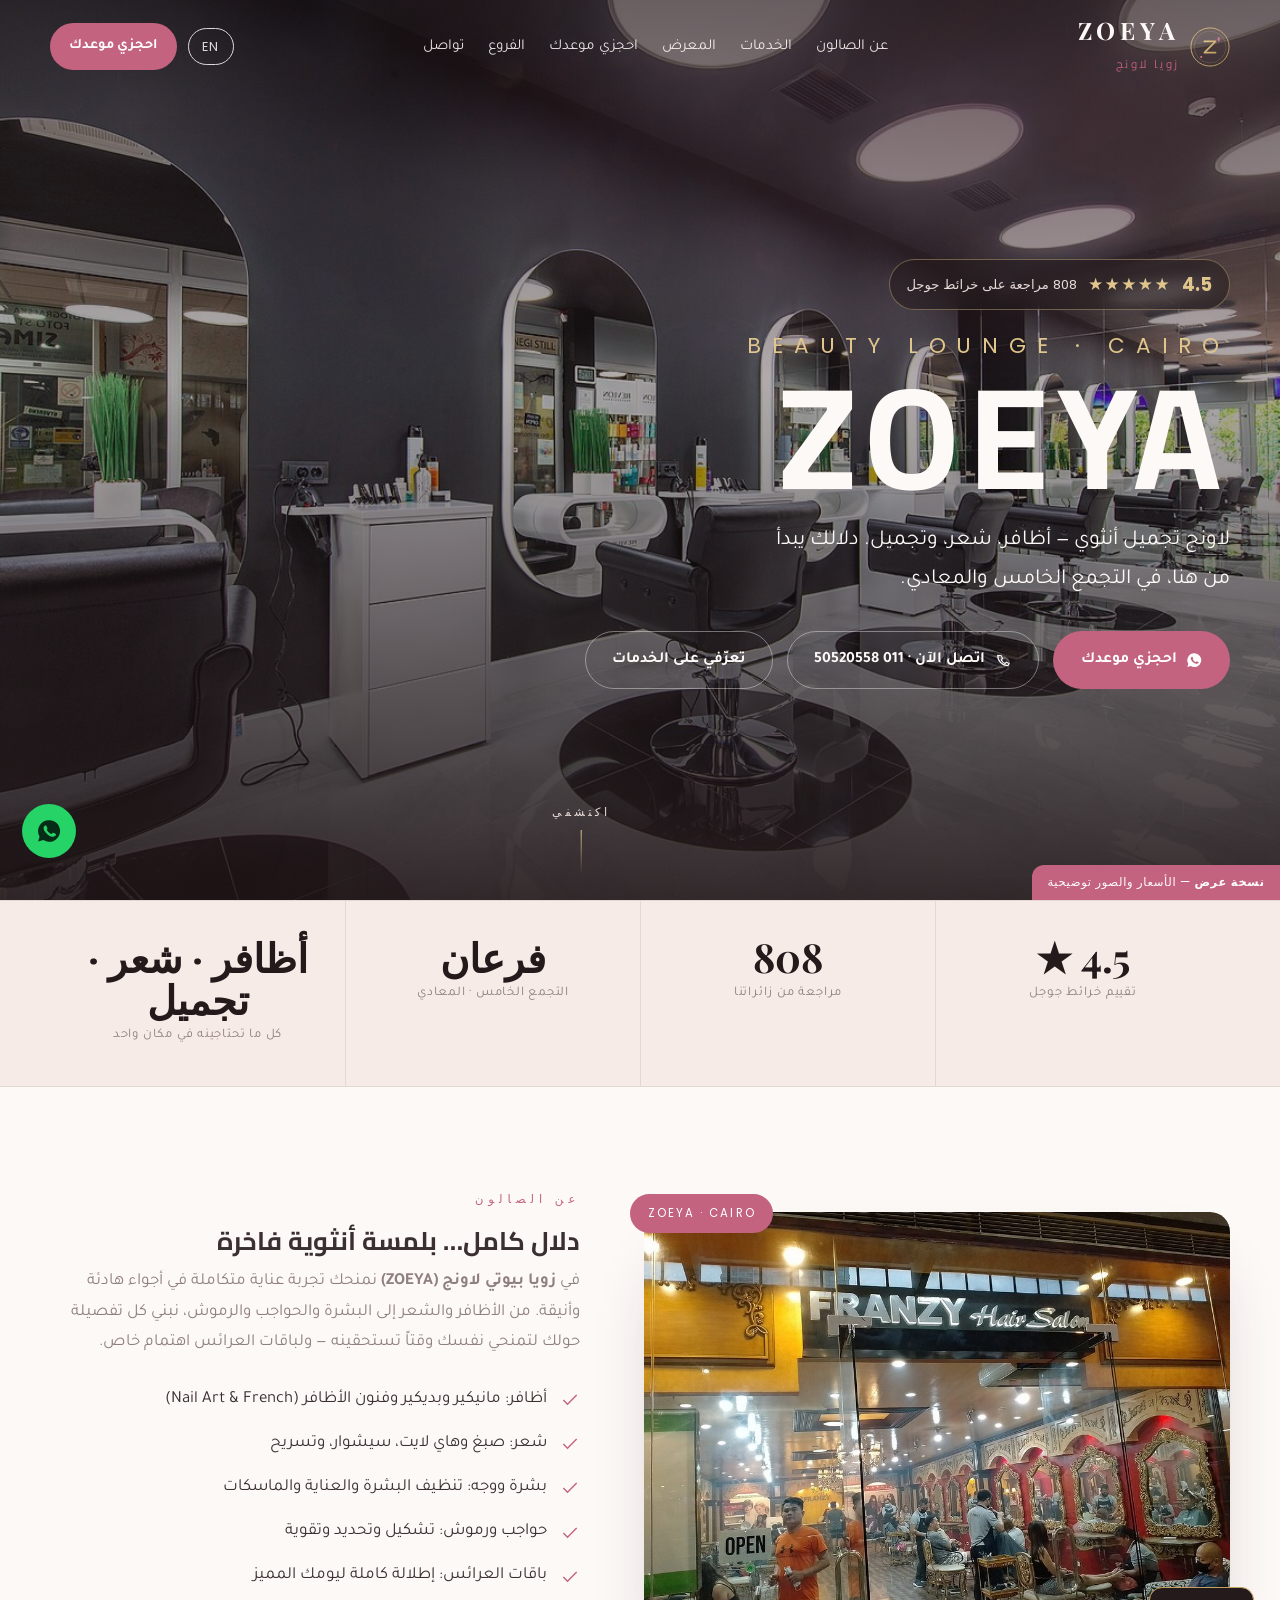
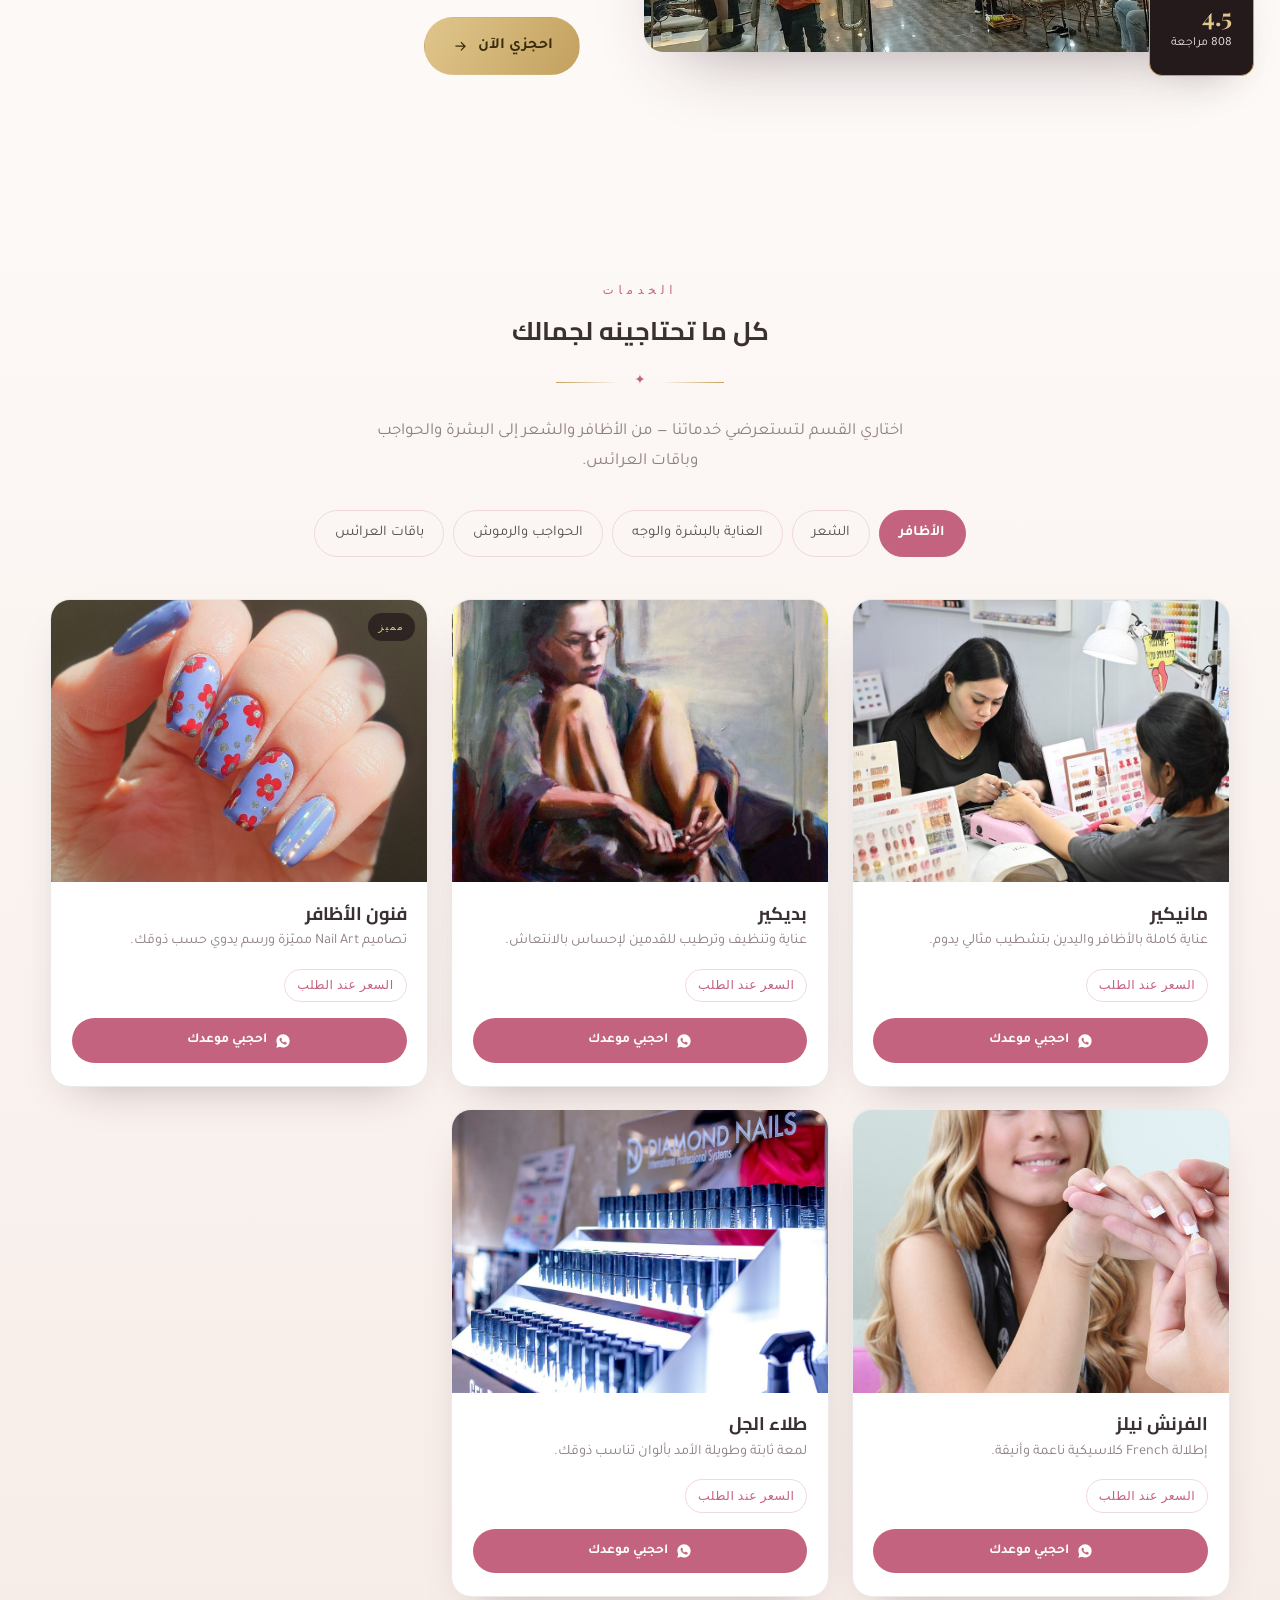
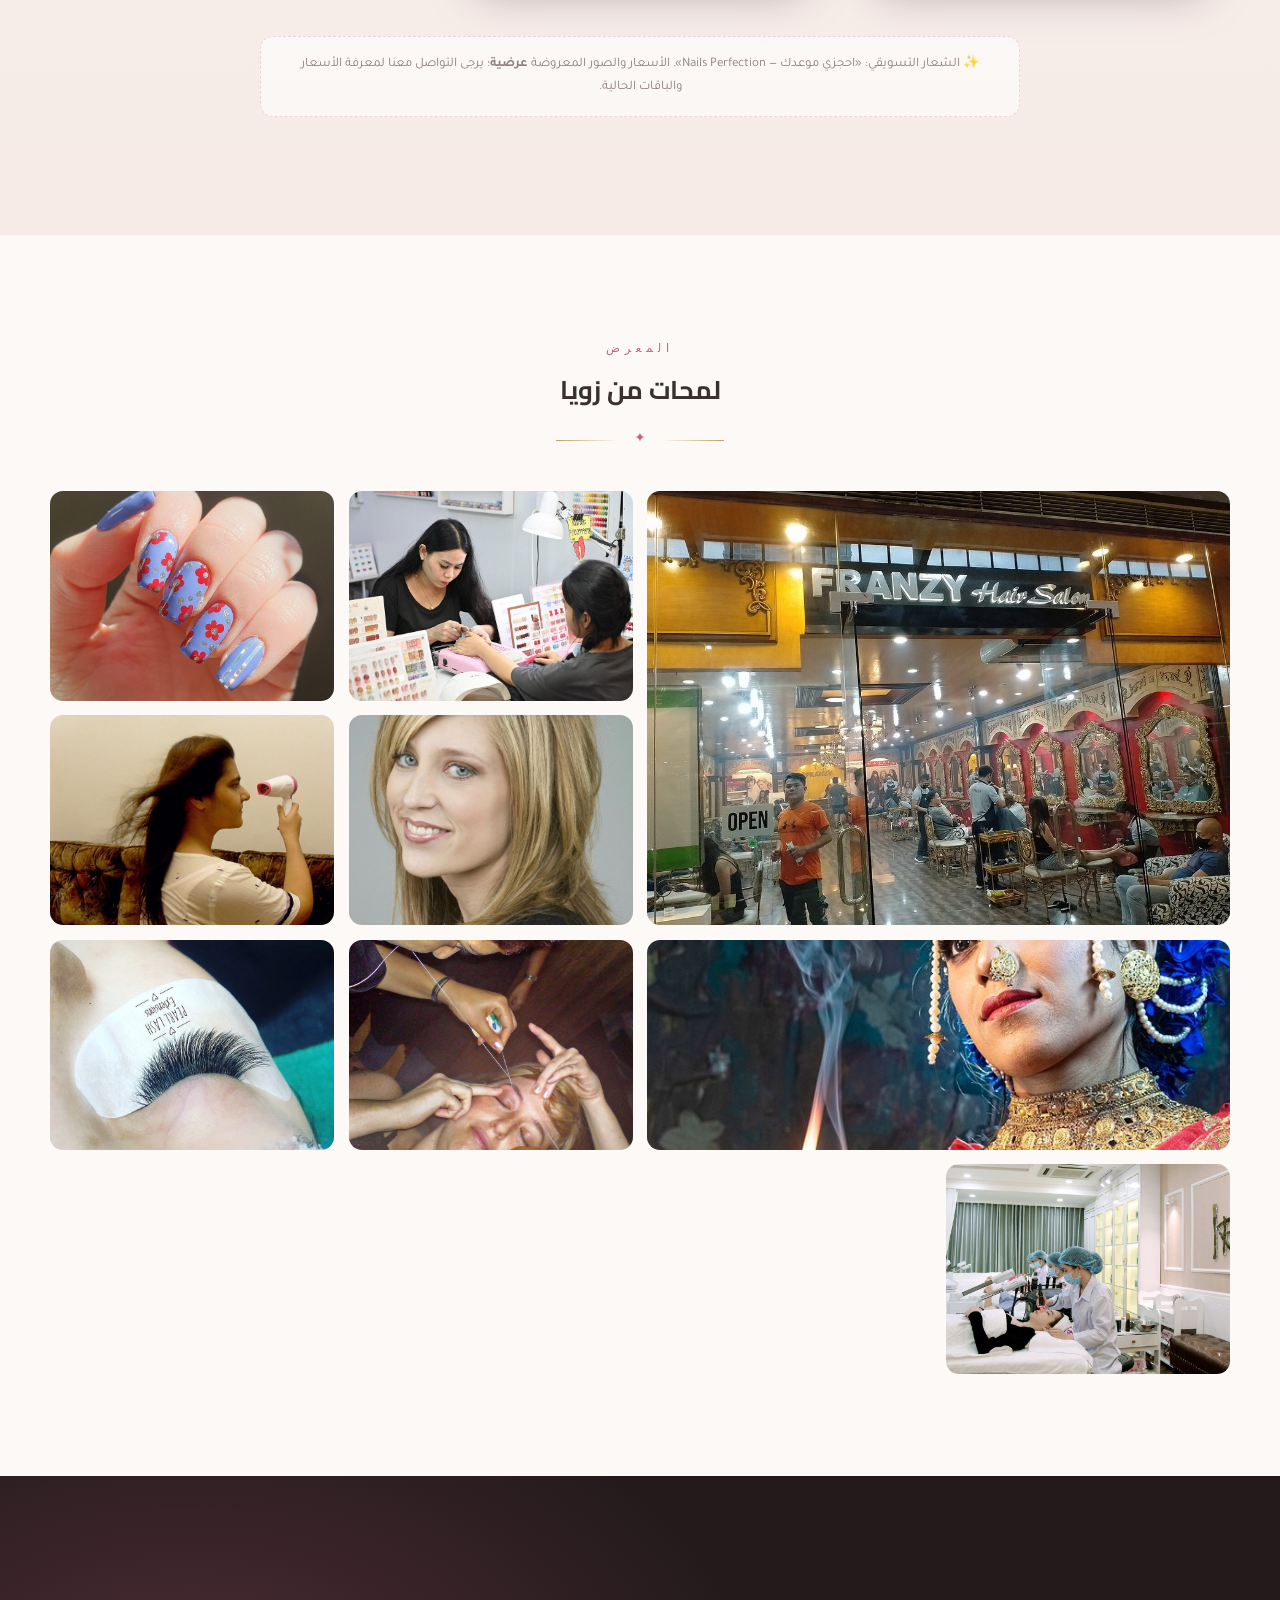
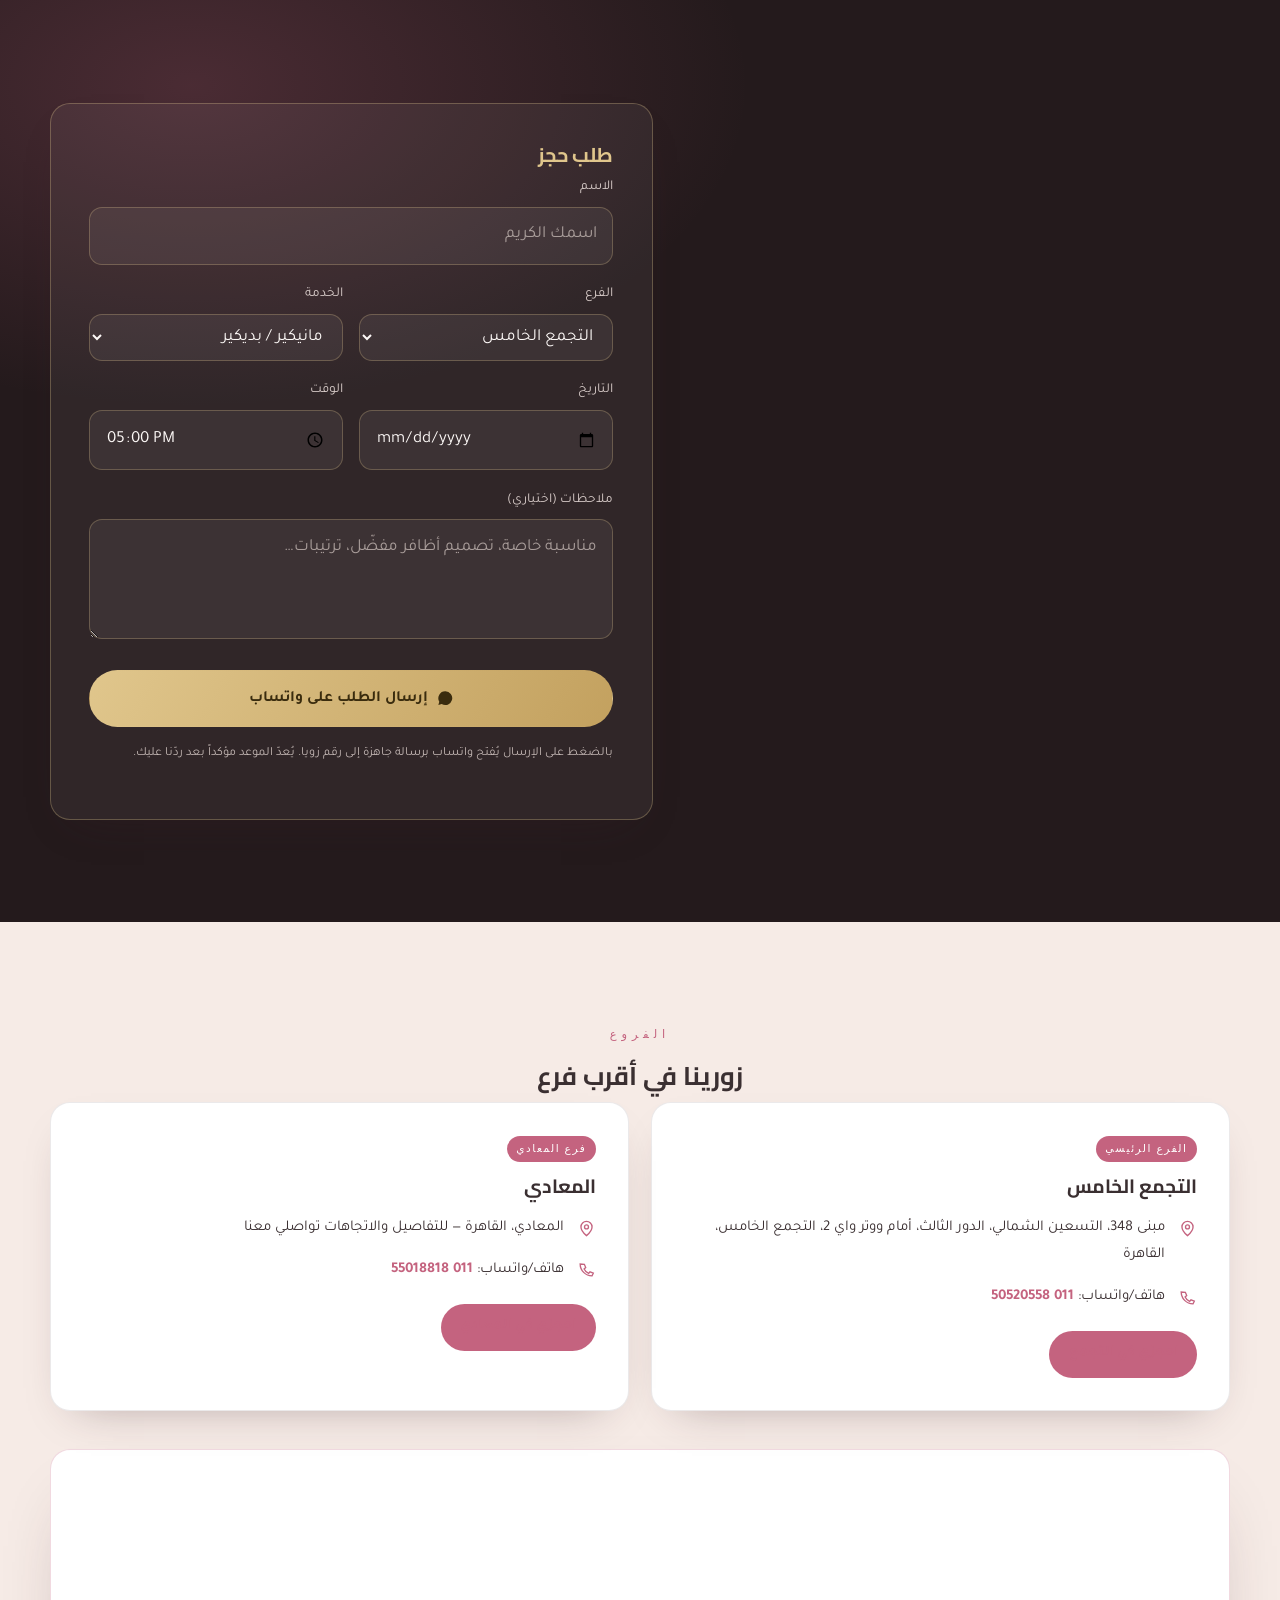
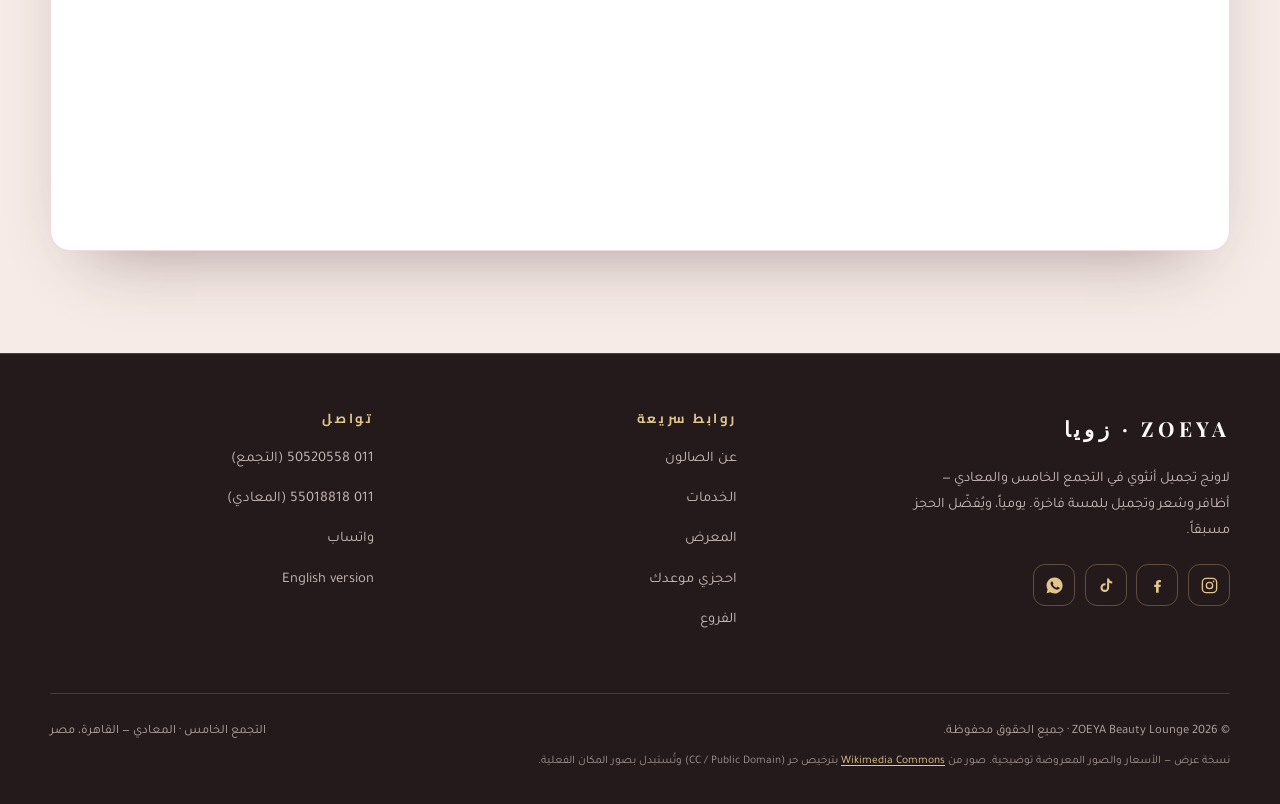
<file: index.html>
<!DOCTYPE html>
<html lang="ar" dir="rtl">
<head>
<meta charset="UTF-8">
<meta name="viewport" content="width=device-width, initial-scale=1">
<title>زويا بيوتي لاونج ZOEYA | أظافر وشعر وتجميل في التجمع الخامس والمعادي</title>
<meta name="description" content="زويا بيوتي لاونج ZOEYA — لاونج تجميل أنثوي في التجمع الخامس والمعادي بالقاهرة. مانيكير وبديكير وفنون الأظافر، صبغ الشعر والهاي لايت، تسريح الشعر، العناية بالبشرة والوجه، الحواجب والرموش، وباقات العرائس. تقييم 4.5 من 808 مراجعة. احجزي موعدك عبر واتساب.">
<meta name="theme-color" content="#fdf9f7">
<link rel="canonical" href="./index.html">
<link rel="alternate" hreflang="ar" href="./index.html">
<link rel="alternate" hreflang="en" href="./en.html">
<link rel="icon" href="assets/img/logo.svg" type="image/svg+xml">

<!-- Open Graph -->
<meta property="og:type" content="business.business">
<meta property="og:title" content="زويا بيوتي لاونج ZOEYA | أظافر · شعر · تجميل">
<meta property="og:description" content="لاونج تجميل أنثوي في التجمع الخامس والمعادي — الأظافر، الشعر، البشرة، الحواجب والرموش، وباقات العرائس. تقييم 4.5 ★ من 808 مراجعة.">
<meta property="og:image" content="assets/img/hero.jpg">
<meta property="og:url" content="https://monstorjohan-png.github.io/zoeya-beauty/">
<meta property="og:locale" content="ar_EG">
<meta property="og:site_name" content="ZOEYA Beauty Lounge">
<meta name="twitter:card" content="summary_large_image">
<meta name="twitter:image" content="assets/img/hero.jpg">

<link rel="preconnect" href="https://fonts.googleapis.com">
<link rel="preconnect" href="https://fonts.gstatic.com" crossorigin>
<link href="https://fonts.googleapis.com/css2?family=Cairo:wght@400;500;600;700&family=Tajawal:wght@300;400;500;700&family=Playfair+Display:wght@400;500;600;700&family=Poppins:wght@300;400;500;600&display=swap" rel="stylesheet">
<link rel="stylesheet" href="assets/css/style.css">

<script type="application/ld+json">
{
  "@context": "https://schema.org",
  "@type": "BeautySalon",
  "name": "ZOEYA Beauty Lounge",
  "alternateName": "زويا بيوتي لاونج",
  "description": "لاونج تجميل أنثوي (أظافر وشعر وتجميل) في التجمع الخامس والمعادي بالقاهرة: مانيكير وبديكير وفنون الأظافر، صبغ الشعر والهاي لايت، تسريح الشعر، العناية بالبشرة والوجه، الحواجب والرموش، وباقات العرائس.",
  "image": "assets/img/hero.jpg",
  "url": "https://monstorjohan-png.github.io/zoeya-beauty/",
  "telephone": "+201150520558",
  "priceRange": "اسألي عن باقاتنا",
  "address": {
    "@type": "PostalAddress",
    "streetAddress": "مبنى 348، التسعين الشمالي، الدور الثالث، أمام ووتر واي 2",
    "addressLocality": "التجمع الخامس، القاهرة الجديدة",
    "addressRegion": "محافظة القاهرة",
    "addressCountry": "EG"
  },
  "areaServed": ["التجمع الخامس", "المعادي", "القاهرة الجديدة"],
  "aggregateRating": { "@type": "AggregateRating", "ratingValue": "4.5", "reviewCount": "808", "bestRating": "5" },
  "acceptsReservations": "https://wa.me/201150520558",
  "sameAs": [
    "https://www.instagram.com/zoeyabeauty/",
    "https://www.facebook.com/zoeyabeauty/",
    "https://www.tiktok.com/@zoeyabeauty"
  ],
  "department": [
    {
      "@type": "BeautySalon",
      "name": "ZOEYA — المعادي",
      "telephone": "+201155018818",
      "address": { "@type": "PostalAddress", "addressLocality": "المعادي، القاهرة", "addressCountry": "EG" }
    }
  ],
  "makesOffer": [
    { "@type": "Offer", "itemOffered": { "@type": "Service", "name": "مانيكير وبديكير" } },
    { "@type": "Offer", "itemOffered": { "@type": "Service", "name": "فنون الأظافر (Nail Art & French Nails)" } },
    { "@type": "Offer", "itemOffered": { "@type": "Service", "name": "صبغ الشعر والهاي لايت" } },
    { "@type": "Offer", "itemOffered": { "@type": "Service", "name": "تسريح الشعر والسيشوار" } },
    { "@type": "Offer", "itemOffered": { "@type": "Service", "name": "تنظيف البشرة وخدمات الوجه" } },
    { "@type": "Offer", "itemOffered": { "@type": "Service", "name": "الحواجب والرموش" } },
    { "@type": "Offer", "itemOffered": { "@type": "Service", "name": "باقات العرائس" } }
  ]
}
</script>
</head>
<body>

<!-- ============ HEADER ============ -->
<header class="site-header" id="top">
  <div class="wrap header-inner">
    <a class="brand" href="#top" aria-label="زويا بيوتي لاونج — الصفحة الرئيسية">
      <img src="assets/img/logo.svg" alt="" width="40" height="40">
      <span><b>ZOEYA</b><small>زويا لاونج</small></span>
    </a>

    <nav class="nav" id="nav" aria-label="القائمة الرئيسية">
      <a href="#about">عن الصالون</a>
      <a href="#services">الخدمات</a>
      <a href="#gallery">المعرض</a>
      <a href="#book">احجزي موعدك</a>
      <a href="#location">الفروع</a>
      <a href="#contact">تواصل</a>
    </nav>

    <div class="header-cta">
      <a class="lang-switch" href="en.html">EN<span class="sr-only"> — English</span></a>
      <a class="btn btn--sm" href="#book">احجزي موعدك</a>
      <button class="nav-toggle" id="navToggle" aria-label="فتح القائمة" aria-expanded="false" aria-controls="nav"><span></span></button>
    </div>
  </div>
</header>

<main id="main">
<!-- ============ HERO ============ -->
<section class="hero">
  <div class="hero__bg" role="img" aria-label="صالون تجميل أنيق بإضاءة دافئة"></div>
  <div class="hero__veil"></div>
  <div class="wrap">
    <div class="hero__rating reveal">
      <b>4.5</b>
      <span class="stars" aria-hidden="true">★★★★★</span>
      <small>808 مراجعة على خرائط جوجل</small>
    </div>
    <h1 class="hero__name reveal"><span>BEAUTY LOUNGE · CAIRO</span>ZOEYA</h1>
    <p class="hero__tag reveal">لاونج تجميل أنثوي — أظافر، شعر، وتجميل. دلالك يبدأ من هنا، في التجمع الخامس والمعادي.</p>
    <div class="hero__actions reveal">
      <a class="btn" href="https://wa.me/201150520558?text=%D9%85%D8%B1%D8%AD%D8%A8%D8%A7%D9%8B%D8%8C%20%D8%A3%D8%B1%D8%BA%D8%A8%20%D9%81%D9%8A%20%D8%AD%D8%AC%D8%B2%20%D9%85%D9%88%D8%B9%D8%AF%20%F0%9F%92%85" target="_blank" rel="noopener">
        <svg viewBox="0 0 24 24" fill="currentColor"><path d="M12 2a10 10 0 0 0-8.7 15l-1.3 4.7 4.8-1.3A10 10 0 1 0 12 2Zm5.5 14.2c-.2.6-1.2 1.2-1.7 1.2-.4 0-1 .1-3.2-.9-2.7-1.2-4.4-4-4.5-4.2-.1-.2-1.1-1.5-1.1-2.8s.7-2 .9-2.2c.2-.3.5-.3.7-.3h.5c.2 0 .4 0 .6.5l.8 2c.1.2.1.4 0 .5l-.4.5c-.1.2-.3.3-.1.6.2.3.8 1.3 1.7 2.1 1.2 1 2.1 1.3 2.4 1.5.3.1.4.1.6-.1l.7-.9c.2-.2.4-.2.6-.1l1.9.9c.5.2.5.4.5.6s0 .9-.2 1.5Z"/></svg>
        احجزي موعدك
      </a>
      <a class="btn btn--light" href="tel:+201150520558">
        <svg viewBox="0 0 24 24" fill="none" stroke="currentColor" stroke-width="1.7"><path d="M4 5c0 8.3 6.7 15 15 15l1.6-3.3-4.2-1.7-1.7 2a11.6 11.6 0 0 1-5.7-5.7l2-1.7L9.3 5.4Z"/></svg>
        اتصل الآن · 011 50520558
      </a>
      <a class="btn btn--light" href="#services">تعرّفي على الخدمات</a>
    </div>
  </div>
  <div class="scroll-hint" aria-hidden="true"><span>اكتشفي</span><i></i></div>
</section>

<!-- ============ STATS ============ -->
<section class="stats" aria-label="أرقام سريعة">
  <div class="wrap stats__grid">
    <div class="stat reveal"><b>4.5 ★</b><span>تقييم خرائط جوجل</span></div>
    <div class="stat reveal"><b>808</b><span>مراجعة من زائراتنا</span></div>
    <div class="stat reveal"><b>فرعان</b><span>التجمع الخامس · المعادي</span></div>
    <div class="stat reveal"><b>أظافر · شعر · تجميل</b><span>كل ما تحتاجينه في مكان واحد</span></div>
  </div>
</section>

<!-- ============ ABOUT ============ -->
<section class="section about" id="about">
  <div class="wrap about__grid">
    <div class="about__media reveal">
      <img src="assets/img/salon-interior.jpg" alt="داخل صالون زويا بيوتي لاونج — محطات تصفيف وإضاءة أنيقة" loading="lazy">
      <div class="badge2">ZOEYA · CAIRO</div>
      <div class="badge"><b>4.5</b><span>808 مراجعة</span></div>
    </div>
    <div class="reveal">
      <p class="eyebrow">عن الصالون</p>
      <h2>دلال كامل… بلمسة أنثوية فاخرة</h2>
      <p class="lead">في <b>زويا بيوتي لاونج (ZOEYA)</b> نمنحك تجربة عناية متكاملة في أجواء هادئة وأنيقة. من الأظافر والشعر إلى البشرة والحواجب والرموش، نبني كل تفصيلة حولك لتمنحي نفسك وقتاً تستحقينه — ولباقات العرائس اهتمام خاص.</p>
      <ul class="feature-list">
        <li><svg viewBox="0 0 24 24" fill="none" stroke="currentColor" stroke-width="1.7"><path d="M20 6 9 17l-5-5"/></svg><span>أظافر: مانيكير وبديكير وفنون الأظافر (Nail Art & French)</span></li>
        <li><svg viewBox="0 0 24 24" fill="none" stroke="currentColor" stroke-width="1.7"><path d="M20 6 9 17l-5-5"/></svg><span>شعر: صبغ وهاي لايت، سيشوار، وتسريح</span></li>
        <li><svg viewBox="0 0 24 24" fill="none" stroke="currentColor" stroke-width="1.7"><path d="M20 6 9 17l-5-5"/></svg><span>بشرة ووجه: تنظيف البشرة والعناية والماسكات</span></li>
        <li><svg viewBox="0 0 24 24" fill="none" stroke="currentColor" stroke-width="1.7"><path d="M20 6 9 17l-5-5"/></svg><span>حواجب ورموش: تشكيل وتحديد وتقوية</span></li>
        <li><svg viewBox="0 0 24 24" fill="none" stroke="currentColor" stroke-width="1.7"><path d="M20 6 9 17l-5-5"/></svg><span>باقات العرائس: إطلالة كاملة ليومك المميز</span></li>
      </ul>
      <a class="btn btn--gold" style="margin-top:1.6rem" href="#book">احجزي الآن
        <svg viewBox="0 0 24 24" fill="none" stroke="currentColor" stroke-width="1.8"><path d="M5 12h14M13 6l6 6-6 6"/></svg>
      </a>
    </div>
  </div>
</section>

<!-- ============ SERVICES ============ -->
<section class="section services" id="services">
  <div class="wrap">
    <div class="center reveal">
      <p class="eyebrow">الخدمات</p>
      <h2>كل ما تحتاجينه لجمالك</h2>
      <div class="rule" aria-hidden="true"><span>✦</span></div>
      <p class="lead center">اختاري القسم لتستعرضي خدماتنا — من الأظافر والشعر إلى البشرة والحواجب وباقات العرائس.</p>
    </div>

    <div class="tabs" role="tablist" aria-label="أقسام الخدمات">
      <button role="tab" id="tab-nails" aria-selected="true" aria-controls="panel-nails" data-tab="nails" tabindex="0">الأظافر</button>
      <button role="tab" id="tab-hair" aria-selected="false" aria-controls="panel-hair" data-tab="hair" tabindex="-1">الشعر</button>
      <button role="tab" id="tab-skin" aria-selected="false" aria-controls="panel-skin" data-tab="skin" tabindex="-1">العناية بالبشرة والوجه</button>
      <button role="tab" id="tab-brows" aria-selected="false" aria-controls="panel-brows" data-tab="brows" tabindex="-1">الحواجب والرموش</button>
      <button role="tab" id="tab-bridal" aria-selected="false" aria-controls="panel-bridal" data-tab="bridal" tabindex="-1">باقات العرائس</button>
    </div>

    <div class="tabpanel is-active" id="panel-nails" role="tabpanel" aria-labelledby="tab-nails">
      <div class="service-grid">
        <article class="service"><div class="service__img"><img src="assets/img/manicure.jpg" alt="أخصائية أظافر تصقل أظافر عميلة داخل الصالون" loading="lazy"></div><div class="service__body"><h3>مانيكير</h3><p>عناية كاملة بالأظافر واليدين بتشطيب مثالي يدوم.</p><span class="service__price">السعر عند الطلب</span><a class="service__cta" href="https://wa.me/201150520558?text=%D9%85%D8%B1%D8%AD%D8%A8%D8%A7%D9%8B%D8%8C%20%D8%A3%D8%B1%D8%BA%D8%A8%20%D9%81%D9%8A%20%D8%AD%D8%AC%D8%B2%20%D9%85%D9%88%D8%B9%D8%AF%20%F0%9F%92%85%20%E2%80%94%20%D9%85%D8%A7%D9%86%D9%8A%D9%83%D9%8A%D8%B1" target="_blank" rel="noopener"><svg viewBox="0 0 24 24" fill="currentColor" aria-hidden="true"><path d="M12.04 2C6.58 2 2.13 6.45 2.13 11.91c0 1.75.46 3.45 1.32 4.95L2 22l5.25-1.38c1.45.79 3.08 1.21 4.79 1.21 5.46 0 9.91-4.45 9.91-9.91S17.5 2 12.04 2Zm5.8 14.02c-.24.68-1.4 1.3-1.93 1.35-.5.05-.97.24-3.28-.69-2.77-1.11-4.53-3.94-4.67-4.13-.14-.19-1.11-1.48-1.11-2.82 0-1.34.7-2 .95-2.28.24-.28.53-.35.71-.35.18 0 .35 0 .5.01.16.01.38-.06.59.45.21.5.72 1.75.78 1.88.06.12.1.27.02.44-.09.17-.13.27-.26.42-.13.15-.27.33-.39.44-.13.12-.26.26-.11.51.15.25.66 1.09 1.42 1.77.97.87 1.79 1.14 2.04 1.27.25.13.4.11.55-.07.15-.17.63-.73.8-.98.17-.25.34-.21.57-.13.23.09 1.46.69 1.71.81.25.13.42.19.48.3.06.11.06.63-.18 1.31Z"/></svg><span>احجبي موعدك</span></a></div></article>
        <article class="service"><div class="service__img"><img src="assets/img/pedicure.jpg" alt="جلسة بديكير للعناية بالقدمين" loading="lazy"></div><div class="service__body"><h3>بديكير</h3><p>عناية وتنظيف وترطيب للقدمين لإحساس بالانتعاش.</p><span class="service__price">السعر عند الطلب</span><a class="service__cta" href="https://wa.me/201150520558?text=%D9%85%D8%B1%D8%AD%D8%A8%D8%A7%D9%8B%D8%8C%20%D8%A3%D8%B1%D8%BA%D8%A8%20%D9%81%D9%8A%20%D8%AD%D8%AC%D8%B2%20%D9%85%D9%88%D8%B9%D8%AF%20%F0%9F%92%85%20%E2%80%94%20%D8%A8%D8%AF%D9%8A%D9%83%D9%8A%D8%B1" target="_blank" rel="noopener"><svg viewBox="0 0 24 24" fill="currentColor" aria-hidden="true"><path d="M12.04 2C6.58 2 2.13 6.45 2.13 11.91c0 1.75.46 3.45 1.32 4.95L2 22l5.25-1.38c1.45.79 3.08 1.21 4.79 1.21 5.46 0 9.91-4.45 9.91-9.91S17.5 2 12.04 2Zm5.8 14.02c-.24.68-1.4 1.3-1.93 1.35-.5.05-.97.24-3.28-.69-2.77-1.11-4.53-3.94-4.67-4.13-.14-.19-1.11-1.48-1.11-2.82 0-1.34.7-2 .95-2.28.24-.28.53-.35.71-.35.18 0 .35 0 .5.01.16.01.38-.06.59.45.21.5.72 1.75.78 1.88.06.12.1.27.02.44-.09.17-.13.27-.26.42-.13.15-.27.33-.39.44-.13.12-.26.26-.11.51.15.25.66 1.09 1.42 1.77.97.87 1.79 1.14 2.04 1.27.25.13.4.11.55-.07.15-.17.63-.73.8-.98.17-.25.34-.21.57-.13.23.09 1.46.69 1.71.81.25.13.42.19.48.3.06.11.06.63-.18 1.31Z"/></svg><span>احجبي موعدك</span></a></div></article>
        <article class="service"><div class="service__img"><span class="service__tag">مميز</span><img src="assets/img/nail-art.jpg" alt="أظافر مطلية بفنون الأظافر الملوّنة" loading="lazy"></div><div class="service__body"><h3>فنون الأظافر</h3><p>تصاميم Nail Art مميّزة ورسم يدوي حسب ذوقك.</p><span class="service__price">السعر عند الطلب</span><a class="service__cta" href="https://wa.me/201150520558?text=%D9%85%D8%B1%D8%AD%D8%A8%D8%A7%D9%8B%D8%8C%20%D8%A3%D8%B1%D8%BA%D8%A8%20%D9%81%D9%8A%20%D8%AD%D8%AC%D8%B2%20%D9%85%D9%88%D8%B9%D8%AF%20%F0%9F%92%85%20%E2%80%94%20%D9%81%D9%86%D9%88%D9%86%20%D8%A7%D9%84%D8%A3%D8%B8%D8%A7%D9%81%D8%B1" target="_blank" rel="noopener"><svg viewBox="0 0 24 24" fill="currentColor" aria-hidden="true"><path d="M12.04 2C6.58 2 2.13 6.45 2.13 11.91c0 1.75.46 3.45 1.32 4.95L2 22l5.25-1.38c1.45.79 3.08 1.21 4.79 1.21 5.46 0 9.91-4.45 9.91-9.91S17.5 2 12.04 2Zm5.8 14.02c-.24.68-1.4 1.3-1.93 1.35-.5.05-.97.24-3.28-.69-2.77-1.11-4.53-3.94-4.67-4.13-.14-.19-1.11-1.48-1.11-2.82 0-1.34.7-2 .95-2.28.24-.28.53-.35.71-.35.18 0 .35 0 .5.01.16.01.38-.06.59.45.21.5.72 1.75.78 1.88.06.12.1.27.02.44-.09.17-.13.27-.26.42-.13.15-.27.33-.39.44-.13.12-.26.26-.11.51.15.25.66 1.09 1.42 1.77.97.87 1.79 1.14 2.04 1.27.25.13.4.11.55-.07.15-.17.63-.73.8-.98.17-.25.34-.21.57-.13.23.09 1.46.69 1.71.81.25.13.42.19.48.3.06.11.06.63-.18 1.31Z"/></svg><span>احجبي موعدك</span></a></div></article>
        <article class="service"><div class="service__img"><img src="assets/img/french-nails.jpg" alt="أظافر بتصميم الفرنس نيلز الكلاسيكي" loading="lazy"></div><div class="service__body"><h3>الفرنش نيلز</h3><p>إطلالة French كلاسيكية ناعمة وأنيقة.</p><span class="service__price">السعر عند الطلب</span><a class="service__cta" href="https://wa.me/201150520558?text=%D9%85%D8%B1%D8%AD%D8%A8%D8%A7%D9%8B%D8%8C%20%D8%A3%D8%B1%D8%BA%D8%A8%20%D9%81%D9%8A%20%D8%AD%D8%AC%D8%B2%20%D9%85%D9%88%D8%B9%D8%AF%20%F0%9F%92%85%20%E2%80%94%20%D8%A7%D9%84%D9%81%D8%B1%D9%86%D8%B4%20%D9%86%D9%8A%D9%84%D8%B2" target="_blank" rel="noopener"><svg viewBox="0 0 24 24" fill="currentColor" aria-hidden="true"><path d="M12.04 2C6.58 2 2.13 6.45 2.13 11.91c0 1.75.46 3.45 1.32 4.95L2 22l5.25-1.38c1.45.79 3.08 1.21 4.79 1.21 5.46 0 9.91-4.45 9.91-9.91S17.5 2 12.04 2Zm5.8 14.02c-.24.68-1.4 1.3-1.93 1.35-.5.05-.97.24-3.28-.69-2.77-1.11-4.53-3.94-4.67-4.13-.14-.19-1.11-1.48-1.11-2.82 0-1.34.7-2 .95-2.28.24-.28.53-.35.71-.35.18 0 .35 0 .5.01.16.01.38-.06.59.45.21.5.72 1.75.78 1.88.06.12.1.27.02.44-.09.17-.13.27-.26.42-.13.15-.27.33-.39.44-.13.12-.26.26-.11.51.15.25.66 1.09 1.42 1.77.97.87 1.79 1.14 2.04 1.27.25.13.4.11.55-.07.15-.17.63-.73.8-.98.17-.25.34-.21.57-.13.23.09 1.46.69 1.71.81.25.13.42.19.48.3.06.11.06.63-.18 1.31Z"/></svg><span>احجبي موعدك</span></a></div></article>
        <article class="service"><div class="service__img"><img src="assets/img/gel-nails.jpg" alt="خيارات طلاء الجل بألوان متعددة" loading="lazy"></div><div class="service__body"><h3>طلاء الجل</h3><p>لمعة ثابتة وطويلة الأمد بألوان تناسب ذوقك.</p><span class="service__price">السعر عند الطلب</span><a class="service__cta" href="https://wa.me/201150520558?text=%D9%85%D8%B1%D8%AD%D8%A8%D8%A7%D9%8B%D8%8C%20%D8%A3%D8%B1%D8%BA%D8%A8%20%D9%81%D9%8A%20%D8%AD%D8%AC%D8%B2%20%D9%85%D9%88%D8%B9%D8%AF%20%F0%9F%92%85%20%E2%80%94%20%D8%B7%D9%84%D8%A7%D8%A1%20%D8%A7%D9%84%D8%AC%D9%84" target="_blank" rel="noopener"><svg viewBox="0 0 24 24" fill="currentColor" aria-hidden="true"><path d="M12.04 2C6.58 2 2.13 6.45 2.13 11.91c0 1.75.46 3.45 1.32 4.95L2 22l5.25-1.38c1.45.79 3.08 1.21 4.79 1.21 5.46 0 9.91-4.45 9.91-9.91S17.5 2 12.04 2Zm5.8 14.02c-.24.68-1.4 1.3-1.93 1.35-.5.05-.97.24-3.28-.69-2.77-1.11-4.53-3.94-4.67-4.13-.14-.19-1.11-1.48-1.11-2.82 0-1.34.7-2 .95-2.28.24-.28.53-.35.71-.35.18 0 .35 0 .5.01.16.01.38-.06.59.45.21.5.72 1.75.78 1.88.06.12.1.27.02.44-.09.17-.13.27-.26.42-.13.15-.27.33-.39.44-.13.12-.26.26-.11.51.15.25.66 1.09 1.42 1.77.97.87 1.79 1.14 2.04 1.27.25.13.4.11.55-.07.15-.17.63-.73.8-.98.17-.25.34-.21.57-.13.23.09 1.46.69 1.71.81.25.13.42.19.48.3.06.11.06.63-.18 1.31Z"/></svg><span>احجبي موعدك</span></a></div></article>
      </div>
    </div>

    <div class="tabpanel" id="panel-hair" role="tabpanel" aria-labelledby="tab-hair" hidden>
      <div class="service-grid">
        <article class="service"><div class="service__img"><img src="assets/img/hair-highlights.jpg" alt="شعر طويل بخصلات هاي لايت" loading="lazy"></div><div class="service__body"><h3>صبغ الشعر والهاي لايت</h3><p>درجات لونية مدروسة تناسب لون بشرتك.</p><span class="service__price">السعر عند الطلب</span><a class="service__cta" href="https://wa.me/201150520558?text=%D9%85%D8%B1%D8%AD%D8%A8%D8%A7%D9%8B%D8%8C%20%D8%A3%D8%B1%D8%BA%D8%A8%20%D9%81%D9%8A%20%D8%AD%D8%AC%D8%B2%20%D9%85%D9%88%D8%B9%D8%AF%20%F0%9F%92%85%20%E2%80%94%20%D8%B5%D8%A8%D8%BA%20%D8%A7%D9%84%D8%B4%D8%B9%D8%B1%20%D9%88%D8%A7%D9%84%D9%87%D8%A7%D9%8A%20%D9%84%D8%A7%D9%8A%D8%AA" target="_blank" rel="noopener"><svg viewBox="0 0 24 24" fill="currentColor" aria-hidden="true"><path d="M12.04 2C6.58 2 2.13 6.45 2.13 11.91c0 1.75.46 3.45 1.32 4.95L2 22l5.25-1.38c1.45.79 3.08 1.21 4.79 1.21 5.46 0 9.91-4.45 9.91-9.91S17.5 2 12.04 2Zm5.8 14.02c-.24.68-1.4 1.3-1.93 1.35-.5.05-.97.24-3.28-.69-2.77-1.11-4.53-3.94-4.67-4.13-.14-.19-1.11-1.48-1.11-2.82 0-1.34.7-2 .95-2.28.24-.28.53-.35.71-.35.18 0 .35 0 .5.01.16.01.38-.06.59.45.21.5.72 1.75.78 1.88.06.12.1.27.02.44-.09.17-.13.27-.26.42-.13.15-.27.33-.39.44-.13.12-.26.26-.11.51.15.25.66 1.09 1.42 1.77.97.87 1.79 1.14 2.04 1.27.25.13.4.11.55-.07.15-.17.63-.73.8-.98.17-.25.34-.21.57-.13.23.09 1.46.69 1.71.81.25.13.42.19.48.3.06.11.06.63-.18 1.31Z"/></svg><span>احجبي موعدك</span></a></div></article>
        <article class="service"><div class="service__img"><img src="assets/img/blow-dry.jpg" alt="تصفيف الشعر بالسيشوار" loading="lazy"></div><div class="service__body"><h3>السيشوار والتسريح</h3><p>سيشوار ناعم أو ويفي بلمسة احترافية.</p><span class="service__price">السعر عند الطلب</span><a class="service__cta" href="https://wa.me/201150520558?text=%D9%85%D8%B1%D8%AD%D8%A8%D8%A7%D9%8B%D8%8C%20%D8%A3%D8%B1%D8%BA%D8%A8%20%D9%81%D9%8A%20%D8%AD%D8%AC%D8%B2%20%D9%85%D9%88%D8%B9%D8%AF%20%F0%9F%92%85%20%E2%80%94%20%D8%A7%D9%84%D8%B3%D9%8A%D8%B4%D9%88%D8%A7%D8%B1%20%D9%88%D8%A7%D9%84%D8%AA%D8%B3%D8%B1%D9%8A%D8%AD" target="_blank" rel="noopener"><svg viewBox="0 0 24 24" fill="currentColor" aria-hidden="true"><path d="M12.04 2C6.58 2 2.13 6.45 2.13 11.91c0 1.75.46 3.45 1.32 4.95L2 22l5.25-1.38c1.45.79 3.08 1.21 4.79 1.21 5.46 0 9.91-4.45 9.91-9.91S17.5 2 12.04 2Zm5.8 14.02c-.24.68-1.4 1.3-1.93 1.35-.5.05-.97.24-3.28-.69-2.77-1.11-4.53-3.94-4.67-4.13-.14-.19-1.11-1.48-1.11-2.82 0-1.34.7-2 .95-2.28.24-.28.53-.35.71-.35.18 0 .35 0 .5.01.16.01.38-.06.59.45.21.5.72 1.75.78 1.88.06.12.1.27.02.44-.09.17-.13.27-.26.42-.13.15-.27.33-.39.44-.13.12-.26.26-.11.51.15.25.66 1.09 1.42 1.77.97.87 1.79 1.14 2.04 1.27.25.13.4.11.55-.07.15-.17.63-.73.8-.98.17-.25.34-.21.57-.13.23.09 1.46.69 1.71.81.25.13.42.19.48.3.06.11.06.63-.18 1.31Z"/></svg><span>احجبي موعدك</span></a></div></article>
        <article class="service"><div class="service__img"><img src="assets/img/hair-styling.jpg" alt="تسريح الشعر بالمكواة داخل الصالون" loading="lazy"></div><div class="service__body"><h3>تصفيف وفرد الشعر</h3><p>تصفيف ناعم ومظهر صحي لامع.</p><span class="service__price">السعر عند الطلب</span><a class="service__cta" href="https://wa.me/201150520558?text=%D9%85%D8%B1%D8%AD%D8%A8%D8%A7%D9%8B%D8%8C%20%D8%A3%D8%B1%D8%BA%D8%A8%20%D9%81%D9%8A%20%D8%AD%D8%AC%D8%B2%20%D9%85%D9%88%D8%B9%D8%AF%20%F0%9F%92%85%20%E2%80%94%20%D8%AA%D8%B5%D9%81%D9%8A%D9%81%20%D9%88%D9%81%D8%B1%D8%AF%20%D8%A7%D9%84%D8%B4%D8%B9%D8%B1" target="_blank" rel="noopener"><svg viewBox="0 0 24 24" fill="currentColor" aria-hidden="true"><path d="M12.04 2C6.58 2 2.13 6.45 2.13 11.91c0 1.75.46 3.45 1.32 4.95L2 22l5.25-1.38c1.45.79 3.08 1.21 4.79 1.21 5.46 0 9.91-4.45 9.91-9.91S17.5 2 12.04 2Zm5.8 14.02c-.24.68-1.4 1.3-1.93 1.35-.5.05-.97.24-3.28-.69-2.77-1.11-4.53-3.94-4.67-4.13-.14-.19-1.11-1.48-1.11-2.82 0-1.34.7-2 .95-2.28.24-.28.53-.35.71-.35.18 0 .35 0 .5.01.16.01.38-.06.59.45.21.5.72 1.75.78 1.88.06.12.1.27.02.44-.09.17-.13.27-.26.42-.13.15-.27.33-.39.44-.13.12-.26.26-.11.51.15.25.66 1.09 1.42 1.77.97.87 1.79 1.14 2.04 1.27.25.13.4.11.55-.07.15-.17.63-.73.8-.98.17-.25.34-.21.57-.13.23.09 1.46.69 1.71.81.25.13.42.19.48.3.06.11.06.63-.18 1.31Z"/></svg><span>احجبي موعدك</span></a></div></article>
      </div>
    </div>

    <div class="tabpanel" id="panel-skin" role="tabpanel" aria-labelledby="tab-skin" hidden>
      <div class="service-grid">
        <article class="service"><div class="service__img"><img src="assets/img/facial.jpg" alt="جلسة عناية بالوجه وتنظيف البشرة" loading="lazy"></div><div class="service__body"><h3>تنظيف البشرة</h3><p>عناية عميقة تمنح بشرتك نضارة ونعومة.</p><span class="service__price">السعر عند الطلب</span><a class="service__cta" href="https://wa.me/201150520558?text=%D9%85%D8%B1%D8%AD%D8%A8%D8%A7%D9%8B%D8%8C%20%D8%A3%D8%B1%D8%BA%D8%A8%20%D9%81%D9%8A%20%D8%AD%D8%AC%D8%B2%20%D9%85%D9%88%D8%B9%D8%AF%20%F0%9F%92%85%20%E2%80%94%20%D8%AA%D9%86%D8%B8%D9%8A%D9%81%20%D8%A7%D9%84%D8%A8%D8%B4%D8%B1%D8%A9" target="_blank" rel="noopener"><svg viewBox="0 0 24 24" fill="currentColor" aria-hidden="true"><path d="M12.04 2C6.58 2 2.13 6.45 2.13 11.91c0 1.75.46 3.45 1.32 4.95L2 22l5.25-1.38c1.45.79 3.08 1.21 4.79 1.21 5.46 0 9.91-4.45 9.91-9.91S17.5 2 12.04 2Zm5.8 14.02c-.24.68-1.4 1.3-1.93 1.35-.5.05-.97.24-3.28-.69-2.77-1.11-4.53-3.94-4.67-4.13-.14-.19-1.11-1.48-1.11-2.82 0-1.34.7-2 .95-2.28.24-.28.53-.35.71-.35.18 0 .35 0 .5.01.16.01.38-.06.59.45.21.5.72 1.75.78 1.88.06.12.1.27.02.44-.09.17-.13.27-.26.42-.13.15-.27.33-.39.44-.13.12-.26.26-.11.51.15.25.66 1.09 1.42 1.77.97.87 1.79 1.14 2.04 1.27.25.13.4.11.55-.07.15-.17.63-.73.8-.98.17-.25.34-.21.57-.13.23.09 1.46.69 1.71.81.25.13.42.19.48.3.06.11.06.63-.18 1.31Z"/></svg><span>احجبي موعدك</span></a></div></article>
        <article class="service"><div class="service__img"><img src="assets/img/facial-mask.jpg" alt="ماسك وعناية بشرية على الوجه" loading="lazy"></div><div class="service__body"><h3>العناية بالوجه والماسكات</h3><p>ترطيب وإشراق لجلسة استرخاء كاملة.</p><span class="service__price">السعر عند الطلب</span><a class="service__cta" href="https://wa.me/201150520558?text=%D9%85%D8%B1%D8%AD%D8%A8%D8%A7%D9%8B%D8%8C%20%D8%A3%D8%B1%D8%BA%D8%A8%20%D9%81%D9%8A%20%D8%AD%D8%AC%D8%B2%20%D9%85%D9%88%D8%B9%D8%AF%20%F0%9F%92%85%20%E2%80%94%20%D8%A7%D9%84%D8%B9%D9%86%D8%A7%D9%8A%D8%A9%20%D8%A8%D8%A7%D9%84%D9%88%D8%AC%D9%87%20%D9%88%D8%A7%D9%84%D9%85%D8%A7%D8%B3%D9%83%D8%A7%D8%AA" target="_blank" rel="noopener"><svg viewBox="0 0 24 24" fill="currentColor" aria-hidden="true"><path d="M12.04 2C6.58 2 2.13 6.45 2.13 11.91c0 1.75.46 3.45 1.32 4.95L2 22l5.25-1.38c1.45.79 3.08 1.21 4.79 1.21 5.46 0 9.91-4.45 9.91-9.91S17.5 2 12.04 2Zm5.8 14.02c-.24.68-1.4 1.3-1.93 1.35-.5.05-.97.24-3.28-.69-2.77-1.11-4.53-3.94-4.67-4.13-.14-.19-1.11-1.48-1.11-2.82 0-1.34.7-2 .95-2.28.24-.28.53-.35.71-.35.18 0 .35 0 .5.01.16.01.38-.06.59.45.21.5.72 1.75.78 1.88.06.12.1.27.02.44-.09.17-.13.27-.26.42-.13.15-.27.33-.39.44-.13.12-.26.26-.11.51.15.25.66 1.09 1.42 1.77.97.87 1.79 1.14 2.04 1.27.25.13.4.11.55-.07.15-.17.63-.73.8-.98.17-.25.34-.21.57-.13.23.09 1.46.69 1.71.81.25.13.42.19.48.3.06.11.06.63-.18 1.31Z"/></svg><span>احجبي موعدك</span></a></div></article>
      </div>
    </div>

    <div class="tabpanel" id="panel-brows" role="tabpanel" aria-labelledby="tab-brows" hidden>
      <div class="service-grid">
        <article class="service"><div class="service__img"><img src="assets/img/brows.jpg" alt="تشكيل الحواجب بالخيط" loading="lazy"></div><div class="service__body"><h3>الحواجب</h3><p>تشكيل وتحديد الحواجب بما يناسب ملامحك.</p><span class="service__price">السعر عند الطلب</span><a class="service__cta" href="https://wa.me/201150520558?text=%D9%85%D8%B1%D8%AD%D8%A8%D8%A7%D9%8B%D8%8C%20%D8%A3%D8%B1%D8%BA%D8%A8%20%D9%81%D9%8A%20%D8%AD%D8%AC%D8%B2%20%D9%85%D9%88%D8%B9%D8%AF%20%F0%9F%92%85%20%E2%80%94%20%D8%A7%D9%84%D8%AD%D9%88%D8%A7%D8%AC%D8%A8" target="_blank" rel="noopener"><svg viewBox="0 0 24 24" fill="currentColor" aria-hidden="true"><path d="M12.04 2C6.58 2 2.13 6.45 2.13 11.91c0 1.75.46 3.45 1.32 4.95L2 22l5.25-1.38c1.45.79 3.08 1.21 4.79 1.21 5.46 0 9.91-4.45 9.91-9.91S17.5 2 12.04 2Zm5.8 14.02c-.24.68-1.4 1.3-1.93 1.35-.5.05-.97.24-3.28-.69-2.77-1.11-4.53-3.94-4.67-4.13-.14-.19-1.11-1.48-1.11-2.82 0-1.34.7-2 .95-2.28.24-.28.53-.35.71-.35.18 0 .35 0 .5.01.16.01.38-.06.59.45.21.5.72 1.75.78 1.88.06.12.1.27.02.44-.09.17-.13.27-.26.42-.13.15-.27.33-.39.44-.13.12-.26.26-.11.51.15.25.66 1.09 1.42 1.77.97.87 1.79 1.14 2.04 1.27.25.13.4.11.55-.07.15-.17.63-.73.8-.98.17-.25.34-.21.57-.13.23.09 1.46.69 1.71.81.25.13.42.19.48.3.06.11.06.63-.18 1.31Z"/></svg><span>احجبي موعدك</span></a></div></article>
        <article class="service"><div class="service__img"><img src="assets/img/lashes.jpg" alt="رموش مركّبة بكثافة طبيعية" loading="lazy"></div><div class="service__body"><h3>الرموش</h3><p>رموش كثيفة وطبيعية لإطلالة جذّابة.</p><span class="service__price">السعر عند الطلب</span><a class="service__cta" href="https://wa.me/201150520558?text=%D9%85%D8%B1%D8%AD%D8%A8%D8%A7%D9%8B%D8%8C%20%D8%A3%D8%B1%D8%BA%D8%A8%20%D9%81%D9%8A%20%D8%AD%D8%AC%D8%B2%20%D9%85%D9%88%D8%B9%D8%AF%20%F0%9F%92%85%20%E2%80%94%20%D8%A7%D9%84%D8%B1%D9%85%D9%88%D8%B4" target="_blank" rel="noopener"><svg viewBox="0 0 24 24" fill="currentColor" aria-hidden="true"><path d="M12.04 2C6.58 2 2.13 6.45 2.13 11.91c0 1.75.46 3.45 1.32 4.95L2 22l5.25-1.38c1.45.79 3.08 1.21 4.79 1.21 5.46 0 9.91-4.45 9.91-9.91S17.5 2 12.04 2Zm5.8 14.02c-.24.68-1.4 1.3-1.93 1.35-.5.05-.97.24-3.28-.69-2.77-1.11-4.53-3.94-4.67-4.13-.14-.19-1.11-1.48-1.11-2.82 0-1.34.7-2 .95-2.28.24-.28.53-.35.71-.35.18 0 .35 0 .5.01.16.01.38-.06.59.45.21.5.72 1.75.78 1.88.06.12.1.27.02.44-.09.17-.13.27-.26.42-.13.15-.27.33-.39.44-.13.12-.26.26-.11.51.15.25.66 1.09 1.42 1.77.97.87 1.79 1.14 2.04 1.27.25.13.4.11.55-.07.15-.17.63-.73.8-.98.17-.25.34-.21.57-.13.23.09 1.46.69 1.71.81.25.13.42.19.48.3.06.11.06.63-.18 1.31Z"/></svg><span>احجبي موعدك</span></a></div></article>
      </div>
    </div>

    <div class="tabpanel" id="panel-bridal" role="tabpanel" aria-labelledby="tab-bridal" hidden>
      <div class="service-grid">
        <article class="service"><div class="service__img"><span class="service__tag">للعرائس</span><img src="assets/img/bridal.jpg" alt="إطلالة مكياج عروس أنيقة" loading="lazy"></div><div class="service__body"><h3>باقة العروس</h3><p>إطلالة كاملة ليومك المميز: شعر ومكياج وأظافر.</p><span class="service__price">اسألي عن باقاتنا</span><a class="service__cta" href="https://wa.me/201150520558?text=%D9%85%D8%B1%D8%AD%D8%A8%D8%A7%D9%8B%D8%8C%20%D8%A3%D8%B1%D8%BA%D8%A8%20%D9%81%D9%8A%20%D8%AD%D8%AC%D8%B2%20%D9%85%D9%88%D8%B9%D8%AF%20%F0%9F%92%85%20%E2%80%94%20%D8%A8%D8%A7%D9%82%D8%A9%20%D8%A7%D9%84%D8%B9%D8%B1%D9%88%D8%B3" target="_blank" rel="noopener"><svg viewBox="0 0 24 24" fill="currentColor" aria-hidden="true"><path d="M12.04 2C6.58 2 2.13 6.45 2.13 11.91c0 1.75.46 3.45 1.32 4.95L2 22l5.25-1.38c1.45.79 3.08 1.21 4.79 1.21 5.46 0 9.91-4.45 9.91-9.91S17.5 2 12.04 2Zm5.8 14.02c-.24.68-1.4 1.3-1.93 1.35-.5.05-.97.24-3.28-.69-2.77-1.11-4.53-3.94-4.67-4.13-.14-.19-1.11-1.48-1.11-2.82 0-1.34.7-2 .95-2.28.24-.28.53-.35.71-.35.18 0 .35 0 .5.01.16.01.38-.06.59.45.21.5.72 1.75.78 1.88.06.12.1.27.02.44-.09.17-.13.27-.26.42-.13.15-.27.33-.39.44-.13.12-.26.26-.11.51.15.25.66 1.09 1.42 1.77.97.87 1.79 1.14 2.04 1.27.25.13.4.11.55-.07.15-.17.63-.73.8-.98.17-.25.34-.21.57-.13.23.09 1.46.69 1.71.81.25.13.42.19.48.3.06.11.06.63-.18 1.31Z"/></svg><span>احجبي موعدك</span></a></div></article>
        <article class="service"><div class="service__img"><img src="assets/img/makeup.jpg" alt="فُرش مكياج احترافية" loading="lazy"></div><div class="service__body"><h3>مكياج المناسبات</h3><p>مكياج احترافي للسواريه والمناسبات الخاصة.</p><span class="service__price">السعر عند الطلب</span><a class="service__cta" href="https://wa.me/201150520558?text=%D9%85%D8%B1%D8%AD%D8%A8%D8%A7%D9%8B%D8%8C%20%D8%A3%D8%B1%D8%BA%D8%A8%20%D9%81%D9%8A%20%D8%AD%D8%AC%D8%B2%20%D9%85%D9%88%D8%B9%D8%AF%20%F0%9F%92%85%20%E2%80%94%20%D9%85%D9%83%D9%8A%D8%A7%D8%AC%20%D8%A7%D9%84%D9%85%D9%86%D8%A7%D8%B3%D8%A8%D8%A7%D8%AA" target="_blank" rel="noopener"><svg viewBox="0 0 24 24" fill="currentColor" aria-hidden="true"><path d="M12.04 2C6.58 2 2.13 6.45 2.13 11.91c0 1.75.46 3.45 1.32 4.95L2 22l5.25-1.38c1.45.79 3.08 1.21 4.79 1.21 5.46 0 9.91-4.45 9.91-9.91S17.5 2 12.04 2Zm5.8 14.02c-.24.68-1.4 1.3-1.93 1.35-.5.05-.97.24-3.28-.69-2.77-1.11-4.53-3.94-4.67-4.13-.14-.19-1.11-1.48-1.11-2.82 0-1.34.7-2 .95-2.28.24-.28.53-.35.71-.35.18 0 .35 0 .5.01.16.01.38-.06.59.45.21.5.72 1.75.78 1.88.06.12.1.27.02.44-.09.17-.13.27-.26.42-.13.15-.27.33-.39.44-.13.12-.26.26-.11.51.15.25.66 1.09 1.42 1.77.97.87 1.79 1.14 2.04 1.27.25.13.4.11.55-.07.15-.17.63-.73.8-.98.17-.25.34-.21.57-.13.23.09 1.46.69 1.71.81.25.13.42.19.48.3.06.11.06.63-.18 1.31Z"/></svg><span>احجبي موعدك</span></a></div></article>
      </div>
    </div>

    <p class="note">✨ الشعار التسويقي: «احجزي موعدك — Nails Perfection». الأسعار والصور المعروضة <b>عرضية</b>؛ يرجى التواصل معنا لمعرفة الأسعار والباقات الحالية.</p>
  </div>
</section>

<!-- ============ GALLERY ============ -->
<section class="section gallery" id="gallery">
  <div class="wrap">
    <div class="center reveal">
      <p class="eyebrow">المعرض</p>
      <h2>لمحات من زويا</h2>
      <div class="rule" aria-hidden="true"><span>✦</span></div>
    </div>
    <div class="gallery__grid reveal">
      <a class="g--w2 g--h2" href="assets/img/salon-interior.jpg" target="_blank" rel="noopener"><img src="assets/img/salon-interior.jpg" alt="داخل صالون زويا" loading="lazy"></a>
      <a href="assets/img/manicure.jpg" target="_blank" rel="noopener"><img src="assets/img/manicure.jpg" alt="جلسة مانيكير" loading="lazy"></a>
      <a href="assets/img/nail-art.jpg" target="_blank" rel="noopener"><img src="assets/img/nail-art.jpg" alt="فنون الأظافر" loading="lazy"></a>
      <a href="assets/img/hair-highlights.jpg" target="_blank" rel="noopener"><img src="assets/img/hair-highlights.jpg" alt="هاي لايت الشعر" loading="lazy"></a>
      <a href="assets/img/blow-dry.jpg" target="_blank" rel="noopener"><img src="assets/img/blow-dry.jpg" alt="السيشوار والتسريح" loading="lazy"></a>
      <a class="g--w2" href="assets/img/bridal.jpg" target="_blank" rel="noopener"><img src="assets/img/bridal.jpg" alt="باقة العرائس" loading="lazy"></a>
      <a href="assets/img/brows.jpg" target="_blank" rel="noopener"><img src="assets/img/brows.jpg" alt="تشكيل الحواجب" loading="lazy"></a>
      <a href="assets/img/lashes.jpg" target="_blank" rel="noopener"><img src="assets/img/lashes.jpg" alt="الرموش" loading="lazy"></a>
      <a href="assets/img/facial.jpg" target="_blank" rel="noopener"><img src="assets/img/facial.jpg" alt="العناية بالبشرة" loading="lazy"></a>
    </div>
  </div>
</section>

<!-- ============ BOOK ============ -->
<section class="section reserve" id="book">
  <div class="wrap">
    <div class="center reveal">
      <p class="eyebrow">احجزي موعدك</p>
      <h2>موعدك يبدأ بنقرة واحدة</h2>
      <p class="lead center">املئي البيانات وسيصل طلبك مباشرة إلى واتساب زويا، أو تواصلي معنا هاتفياً.</p>
    </div>

    <div class="reserve__grid">
      <div class="card reveal">
        <h3>تواصلي مباشرة</h3>
        <div class="contact-lines">
          <a href="https://wa.me/201150520558" target="_blank" rel="noopener">
            <svg viewBox="0 0 24 24" fill="currentColor"><path d="M12 2a10 10 0 0 0-8.7 15l-1.3 4.7 4.8-1.3A10 10 0 1 0 12 2Zm5.5 14.2c-.2.6-1.2 1.2-1.7 1.2-.4 0-1 .1-3.2-.9-2.7-1.2-4.4-4-4.5-4.2-.1-.2-1.1-1.5-1.1-2.8s.7-2 .9-2.2c.2-.3.5-.3.7-.3h.5c.2 0 .4 0 .6.5l.8 2c.1.2.1.4 0 .5l-.4.5c-.1.2-.3.3-.1.6.2.3.8 1.3 1.7 2.1 1.2 1 2.1 1.3 2.4 1.5.3.1.4.1.6-.1l.7-.9c.2-.2.4-.2.6-.1l1.9.9c.5.2.5.4.5.6s0 .9-.2 1.5Z"/></svg>
            <span><small>واتساب</small>راسلينا مباشرة</span>
          </a>
          <a href="tel:+201150520558">
            <svg viewBox="0 0 24 24" fill="none" stroke="currentColor" stroke-width="1.7"><path d="M4 5c0 8.3 6.7 15 15 15l1.6-3.3-4.2-1.7-1.7 2a11.6 11.6 0 0 1-5.7-5.7l2-1.7L9.3 5.4Z"/></svg>
            <span><small>التجمع الخامس</small>011 50520558</span>
          </a>
          <a href="tel:+201155018818">
            <svg viewBox="0 0 24 24" fill="none" stroke="currentColor" stroke-width="1.7"><path d="M4 5c0 8.3 6.7 15 15 15l1.6-3.3-4.2-1.7-1.7 2a11.6 11.6 0 0 1-5.7-5.7l2-1.7L9.3 5.4Z"/></svg>
            <span><small>المعادي</small>011 55018818</span>
          </a>
          <div>
            <svg viewBox="0 0 24 24" fill="none" stroke="currentColor" stroke-width="1.7"><circle cx="12" cy="12" r="9"/><path d="M12 7v5l3.5 2"/></svg>
            <span><small>المواعيد</small>يومياً — يُفضّل الحجز مسبقاً</span>
          </div>
        </div>
      </div>

      <form class="card reveal" id="bookForm" novalidate>
        <h3>طلب حجز</h3>
        <div class="field">
          <label for="bName">الاسم</label>
          <input id="bName" name="name" type="text" placeholder="اسمك الكريم" autocomplete="name" required>
        </div>
        <div class="field field--row">
          <div>
            <label for="bBranch">الفرع</label>
            <select id="bBranch" name="branch">
              <option>التجمع الخامس</option>
              <option>المعادي</option>
            </select>
          </div>
          <div>
            <label for="bService">الخدمة</label>
            <select id="bService" name="service">
              <option>مانيكير / بديكير</option>
              <option>فنون الأظافر (Nail Art)</option>
              <option>صبغ الشعر / هاي لايت</option>
              <option>سيشوار وتسريح</option>
              <option>تنظيف البشرة والعناية بالوجه</option>
              <option>الحواجب والرموش</option>
              <option>باقة العروس</option>
              <option>استشارة / خدمة أخرى</option>
            </select>
          </div>
        </div>
        <div class="field field--row">
          <div>
            <label for="bDate">التاريخ</label>
            <input id="bDate" name="date" type="date">
          </div>
          <div>
            <label for="bTime">الوقت</label>
            <input id="bTime" name="time" type="time" value="17:00">
          </div>
        </div>
        <div class="field">
          <label for="bNotes">ملاحظات (اختياري)</label>
          <textarea id="bNotes" name="notes" rows="3" placeholder="مناسبة خاصة، تصميم أظافر مفضّل، ترتيبات…"></textarea>
        </div>
        <button class="btn btn--gold" type="submit" style="width:100%">
          <svg viewBox="0 0 24 24" fill="currentColor"><path d="M12 2a10 10 0 0 0-8.7 15l-1.3 4.7 4.8-1.3A10 10 0 1 0 12 2Z"/></svg>
          إرسال الطلب على واتساب
        </button>
        <p class="hint">بالضغط على الإرسال يُفتح واتساب برسالة جاهزة إلى رقم زويا. يُعدّ الموعد مؤكداً بعد ردّنا عليك.</p>
      </form>
    </div>
  </div>
</section>

<!-- ============ LOCATION ============ -->
<section class="section location" id="location">
  <div class="wrap">
    <div class="center reveal">
      <p class="eyebrow">الفروع</p>
      <h2>زورينا في أقرب فرع</h2>
    </div>

    <div class="branches">
      <div class="branch reveal">
        <span class="tag">الفرع الرئيسي</span>
        <h3>التجمع الخامس</h3>
        <ul>
          <li><svg viewBox="0 0 24 24" fill="none" stroke="currentColor" stroke-width="1.7"><path d="M12 21s7-6 7-11a7 7 0 1 0-14 0c0 5 7 11 7 11Z"/><circle cx="12" cy="10" r="2.5"/></svg><span>مبنى 348، التسعين الشمالي، الدور الثالث، أمام ووتر واي 2، التجمع الخامس، القاهرة</span></li>
          <li><svg viewBox="0 0 24 24" fill="none" stroke="currentColor" stroke-width="1.7"><path d="M4 5c0 8.3 6.7 15 15 15l1.6-3.3-4.2-1.7-1.7 2a11.6 11.6 0 0 1-5.7-5.7l2-1.7L9.3 5.4Z"/></svg><span>هاتف/واتساب: <a href="tel:+201150520558">011 50520558</a></span></li>
        </ul>
        <a class="btn btn--sm" style="margin-top:1.3rem" href="https://wa.me/201150520558" target="_blank" rel="noopener">احجزي في التجمع</a>
      </div>

      <div class="branch reveal">
        <span class="tag">فرع المعادي</span>
        <h3>المعادي</h3>
        <ul>
          <li><svg viewBox="0 0 24 24" fill="none" stroke="currentColor" stroke-width="1.7"><path d="M12 21s7-6 7-11a7 7 0 1 0-14 0c0 5 7 11 7 11Z"/><circle cx="12" cy="10" r="2.5"/></svg><span>المعادي، القاهرة — للتفاصيل والاتجاهات تواصلي معنا</span></li>
          <li><svg viewBox="0 0 24 24" fill="none" stroke="currentColor" stroke-width="1.7"><path d="M4 5c0 8.3 6.7 15 15 15l1.6-3.3-4.2-1.7-1.7 2a11.6 11.6 0 0 1-5.7-5.7l2-1.7L9.3 5.4Z"/></svg><span>هاتف/واتساب: <a href="tel:+201155018818">011 55018818</a></span></li>
        </ul>
        <a class="btn btn--sm" style="margin-top:1.3rem" href="https://wa.me/201155018818" target="_blank" rel="noopener">احجزي في المعادي</a>
      </div>
    </div>

    <div class="map-frame reveal">
      <iframe title="موقع فرع زويا في التجمع الخامس على الخريطة" src="https://www.google.com/maps?q=ZOEYA%20Beauty%20Lounge%20North%2090%20Fifth%20Settlement%20New%20Cairo&output=embed&hl=ar" loading="lazy" referrerpolicy="no-referrer-when-downgrade"></iframe>
    </div>
  </div>
</section>

</main>

<!-- ============ FOOTER ============ -->
<footer class="site-footer" id="contact">
  <div class="wrap footer-grid">
    <div class="footer-brand">
      <b>ZOEYA · زويا</b>
      <p>لاونج تجميل أنثوي في التجمع الخامس والمعادي — أظافر وشعر وتجميل بلمسة فاخرة. يومياً، ويُفضّل الحجز مسبقاً.</p>
      <div class="social">
        <a href="https://www.instagram.com/zoeyabeauty/" target="_blank" rel="noopener" aria-label="إنستغرام">
          <svg viewBox="0 0 24 24" fill="none" stroke="currentColor" stroke-width="1.7"><rect x="3" y="3" width="18" height="18" rx="5"/><circle cx="12" cy="12" r="4"/><circle cx="17.2" cy="6.8" r="1" fill="currentColor" stroke="none"/></svg>
        </a>
        <a href="https://www.facebook.com/zoeyabeauty/" target="_blank" rel="noopener" aria-label="فيسبوك">
          <svg viewBox="0 0 24 24" fill="currentColor"><path d="M13.5 21v-7h2.3l.4-2.9h-2.7V9.2c0-.8.3-1.4 1.5-1.4h1.3V5.2c-.6-.1-1.4-.2-2.3-.2-2.3 0-3.9 1.4-3.9 4v2.1H7.8V14h2.3v7Z"/></svg>
        </a>
        <a href="https://www.tiktok.com/@zoeyabeauty" target="_blank" rel="noopener" aria-label="تيك توك">
          <svg viewBox="0 0 24 24" fill="currentColor"><path d="M16.5 3c.4 2.2 1.8 3.7 4 3.9v2.6c-1.4.1-2.7-.3-3.9-1v6.2a5.5 5.5 0 1 1-5.5-5.5c.3 0 .6 0 .9.1v2.7a2.8 2.8 0 1 0 2 2.7V3h2.5Z"/></svg>
        </a>
        <a href="https://wa.me/201150520558" target="_blank" rel="noopener" aria-label="واتساب">
          <svg viewBox="0 0 24 24" fill="currentColor"><path d="M12 2a10 10 0 0 0-8.7 15l-1.3 4.7 4.8-1.3A10 10 0 1 0 12 2Zm5.5 14.2c-.2.6-1.2 1.2-1.7 1.2-.4 0-1 .1-3.2-.9-2.7-1.2-4.4-4-4.5-4.2-.1-.2-1.1-1.5-1.1-2.8s.7-2 .9-2.2c.2-.3.5-.3.7-.3h.5c.2 0 .4 0 .6.5l.8 2c.1.2.1.4 0 .5l-.4.5c-.1.2-.3.3-.1.6.2.3.8 1.3 1.7 2.1 1.2 1 2.1 1.3 2.4 1.5.3.1.4.1.6-.1l.7-.9c.2-.2.4-.2.6-.1l1.9.9c.5.2.5.4.5.6s0 .9-.2 1.5Z"/></svg>
        </a>
      </div>
    </div>

    <div class="footer-col">
      <h3>روابط سريعة</h3>
      <ul>
        <li><a href="#about">عن الصالون</a></li>
        <li><a href="#services">الخدمات</a></li>
        <li><a href="#gallery">المعرض</a></li>
        <li><a href="#book">احجزي موعدك</a></li>
        <li><a href="#location">الفروع</a></li>
      </ul>
    </div>

    <div class="footer-col">
      <h3>تواصل</h3>
      <ul>
        <li><a href="tel:+201150520558">011 50520558 (التجمع)</a></li>
        <li><a href="tel:+201155018818">011 55018818 (المعادي)</a></li>
        <li><a href="https://wa.me/201150520558" target="_blank" rel="noopener">واتساب</a></li>
        <li><a href="en.html">English version</a></li>
      </ul>
    </div>
  </div>

  <div class="wrap footer-bottom">
    <span>© <span id="year">2026</span> ZOEYA Beauty Lounge · جميع الحقوق محفوظة.</span>
    <span>التجمع الخامس · المعادي — القاهرة، مصر</span>
  </div>
  <div class="wrap credits">
    نسخة عرض — الأسعار والصور المعروضة توضيحية. صور من <a href="IMAGE-CREDITS.md">Wikimedia Commons</a> بترخيص حر (CC / Public Domain) وتُستبدل بصور المكان الفعلية.
  </div>
</footer>

<!-- ============ FLOATING ============ -->
<div class="float">
  <a class="top" id="toTop" href="#top" aria-label="أعلى الصفحة">
    <svg viewBox="0 0 24 24" fill="none" stroke="currentColor" stroke-width="1.9"><path d="M12 19V5M6 11l6-6 6 6"/></svg>
  </a>
  <a class="wa" href="https://wa.me/201150520558?text=%D9%85%D8%B1%D8%AD%D8%A8%D8%A7%D9%8B%D8%8C%20%D8%A3%D8%B1%D8%BA%D8%A8%20%D9%81%D9%8A%20%D8%AD%D8%AC%D8%B2%20%D9%85%D9%88%D8%B9%D8%AF%20%F0%9F%92%85" target="_blank" rel="noopener" aria-label="احجزي عبر واتساب">
    <svg viewBox="0 0 24 24" fill="currentColor"><path d="M12 2a10 10 0 0 0-8.7 15l-1.3 4.7 4.8-1.3A10 10 0 1 0 12 2Zm5.5 14.2c-.2.6-1.2 1.2-1.7 1.2-.4 0-1 .1-3.2-.9-2.7-1.2-4.4-4-4.5-4.2-.1-.2-1.1-1.5-1.1-2.8s.7-2 .9-2.2c.2-.3.5-.3.7-.3h.5c.2 0 .4 0 .6.5l.8 2c.1.2.1.4 0 .5l-.4.5c-.1.2-.3.3-.1.6.2.3.8 1.3 1.7 2.1 1.2 1 2.1 1.3 2.4 1.5.3.1.4.1.6-.1l.7-.9c.2-.2.4-.2.6-.1l1.9.9c.5.2.5.4.5.6s0 .9-.2 1.5Z"/></svg>
  </a>
</div>

<div class="demo-pill" role="note"><b>نسخة عرض</b> — الأسعار والصور توضيحية</div>

<script src="assets/js/main.js"></script>
</body>
</html>
</file>
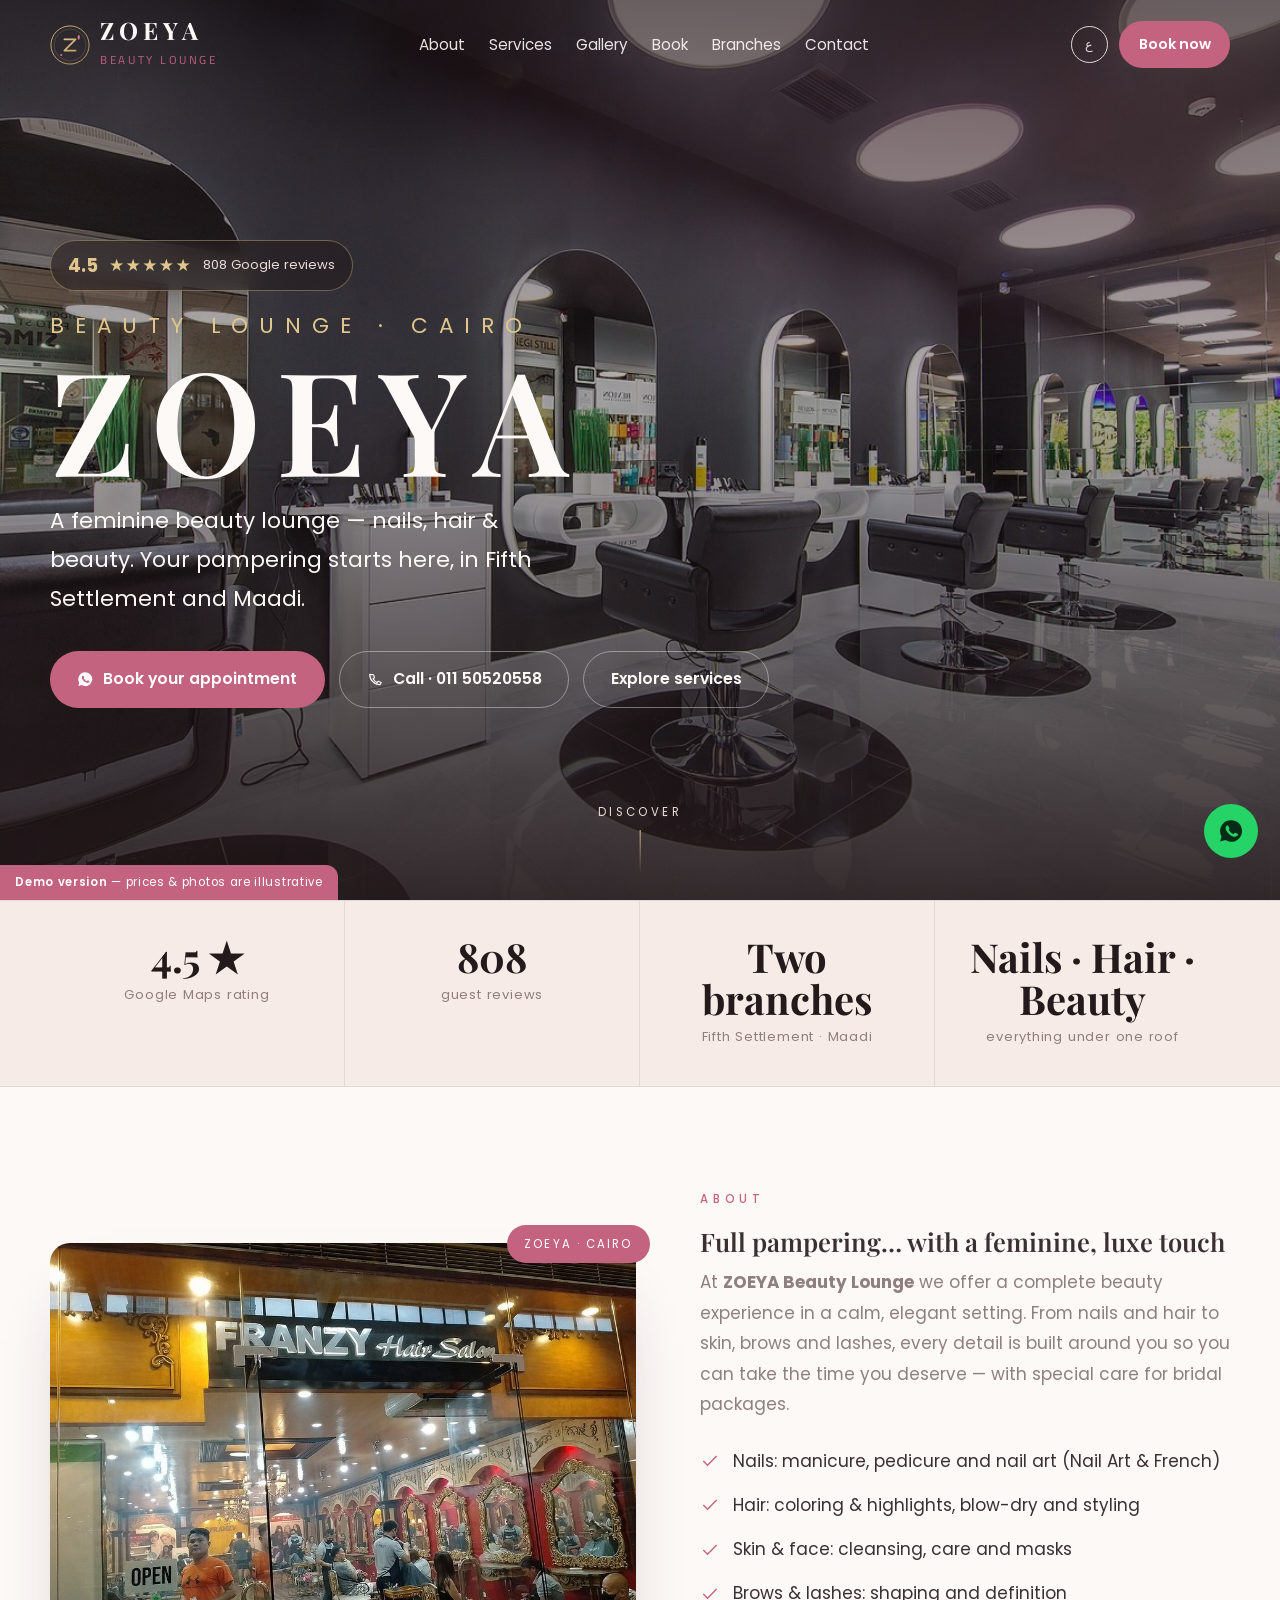
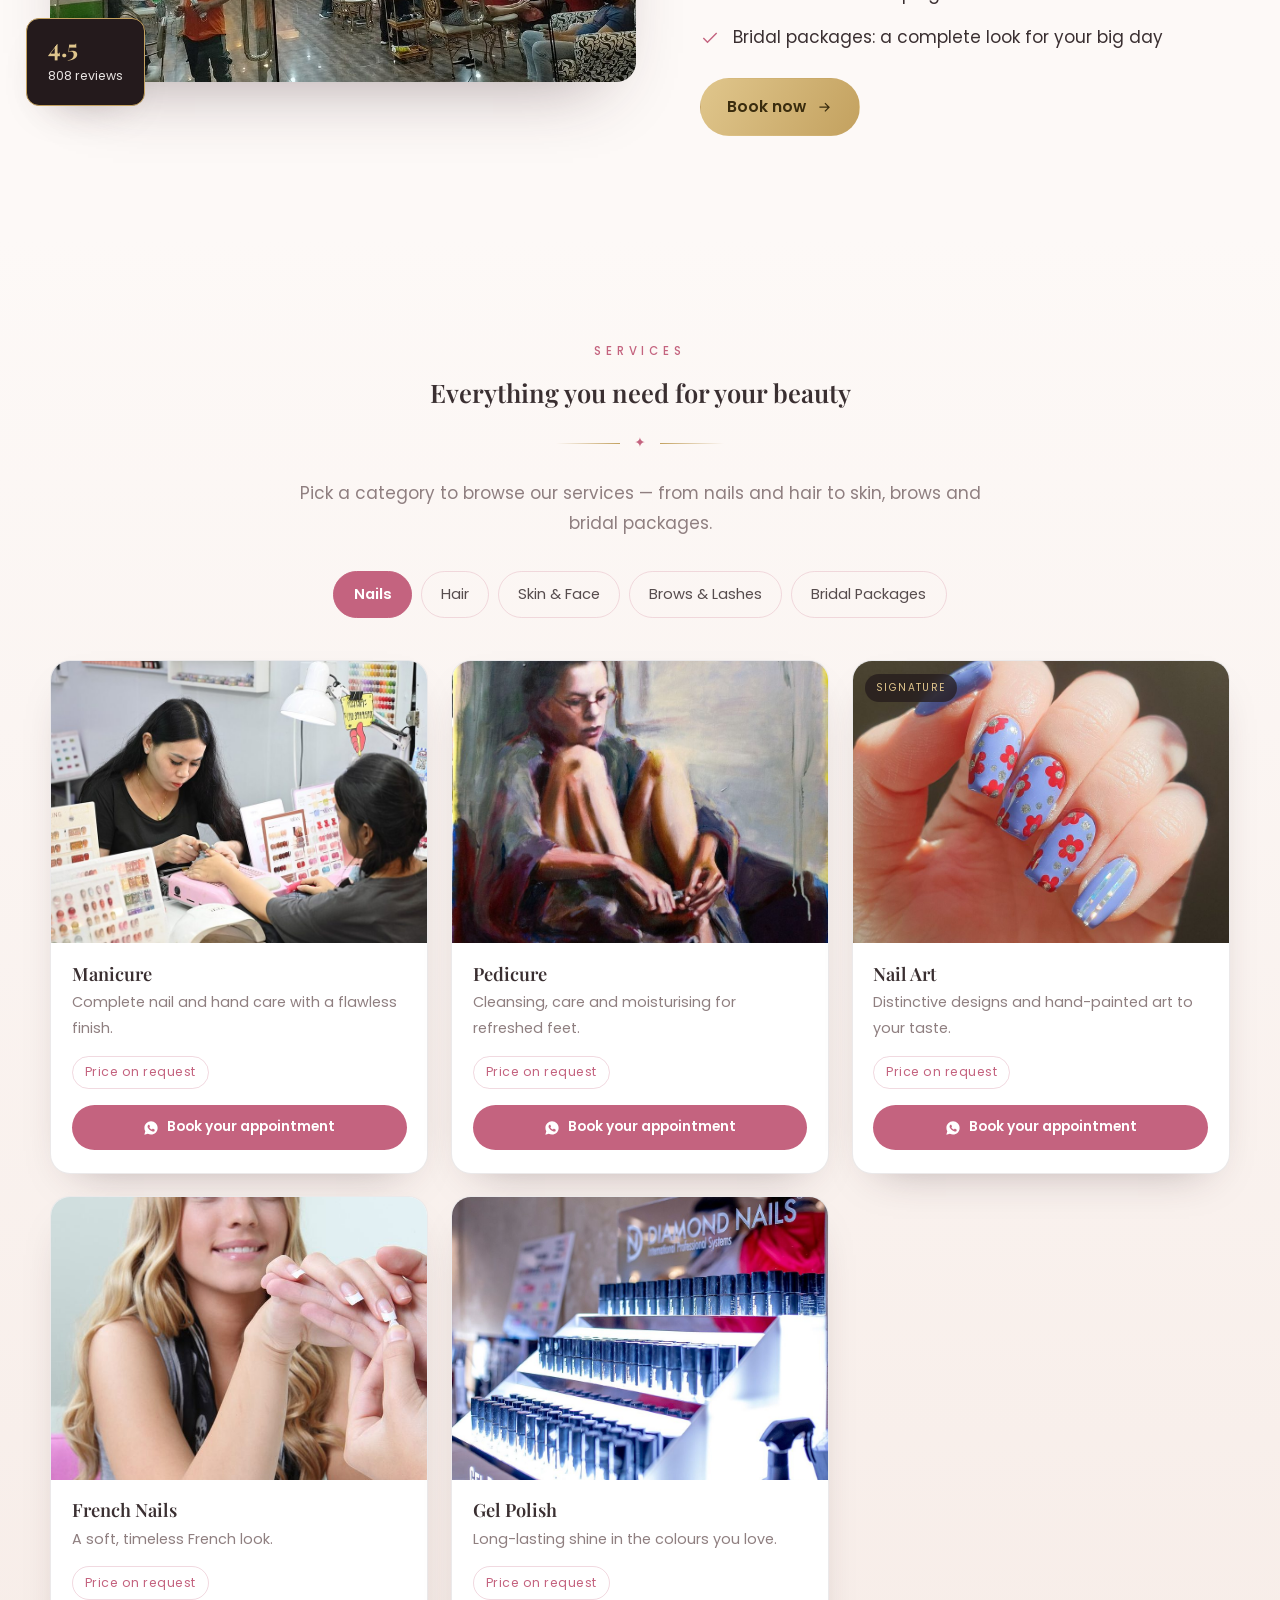
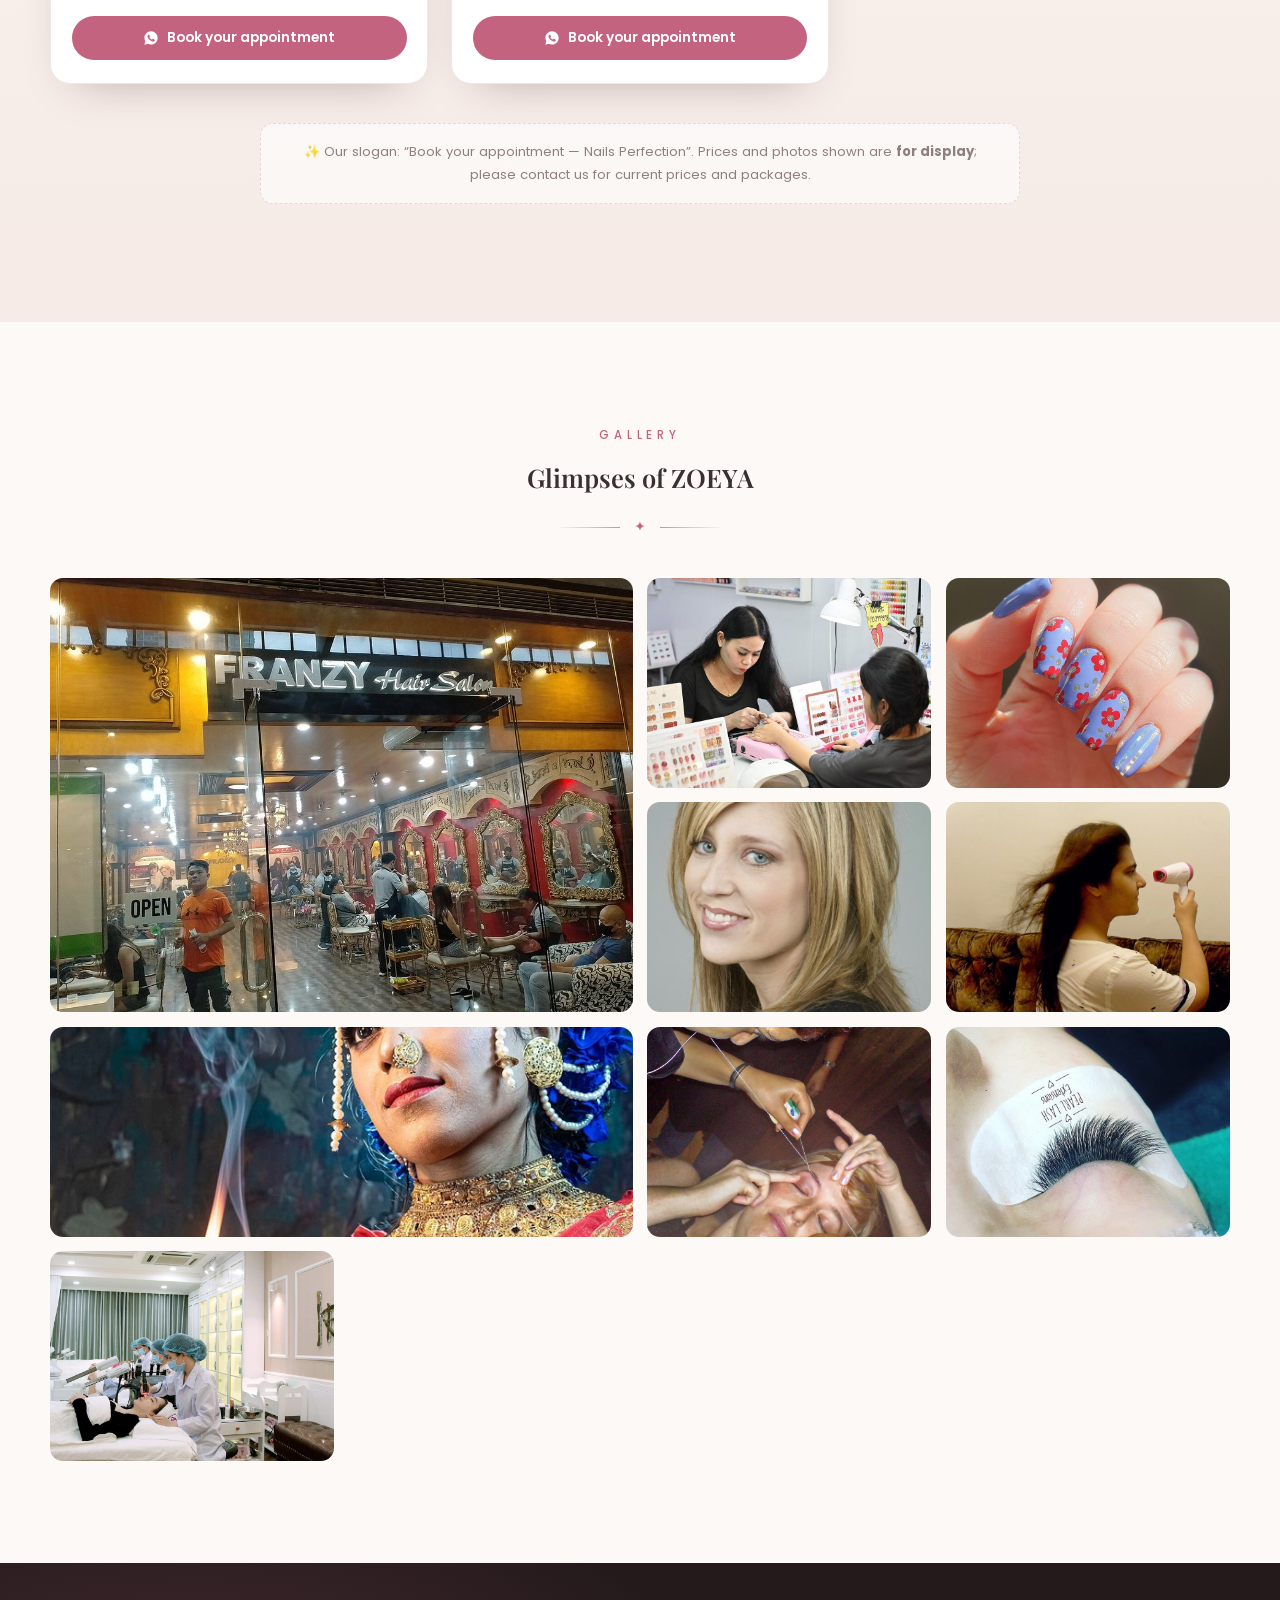
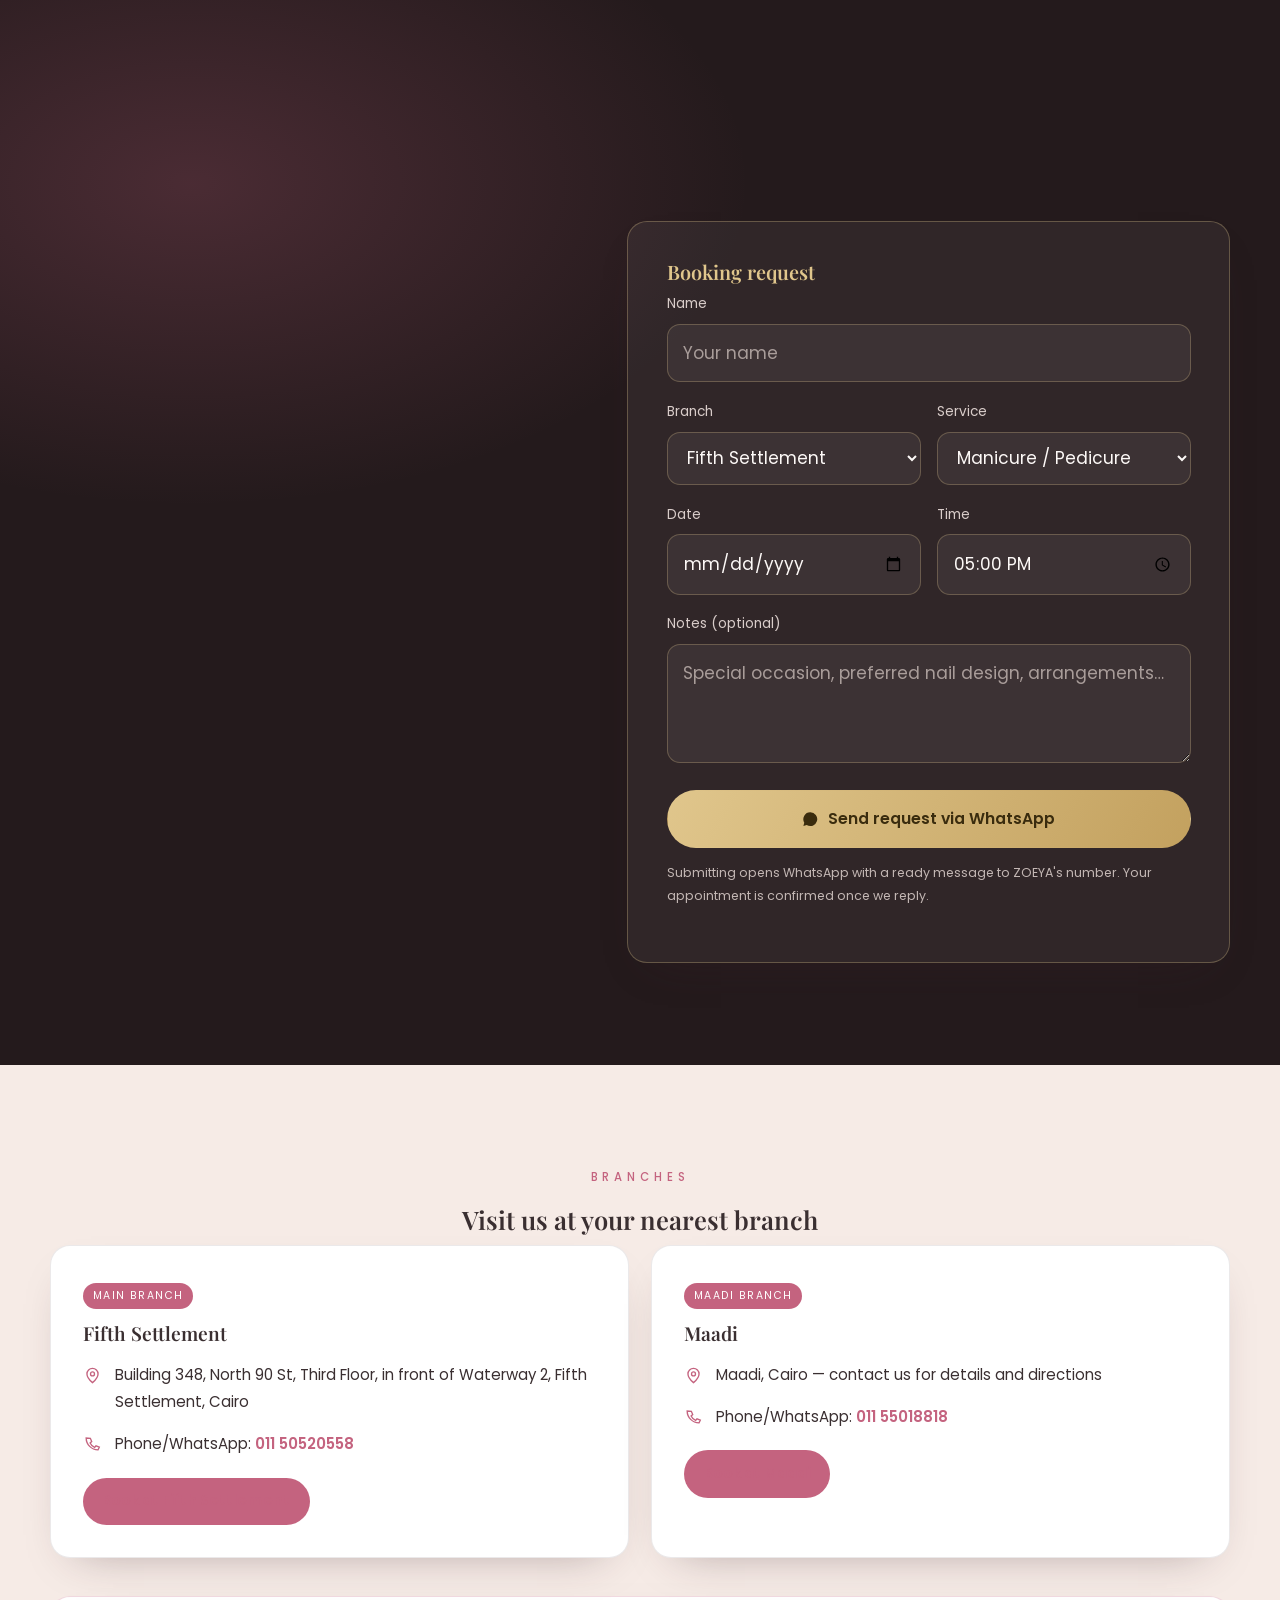
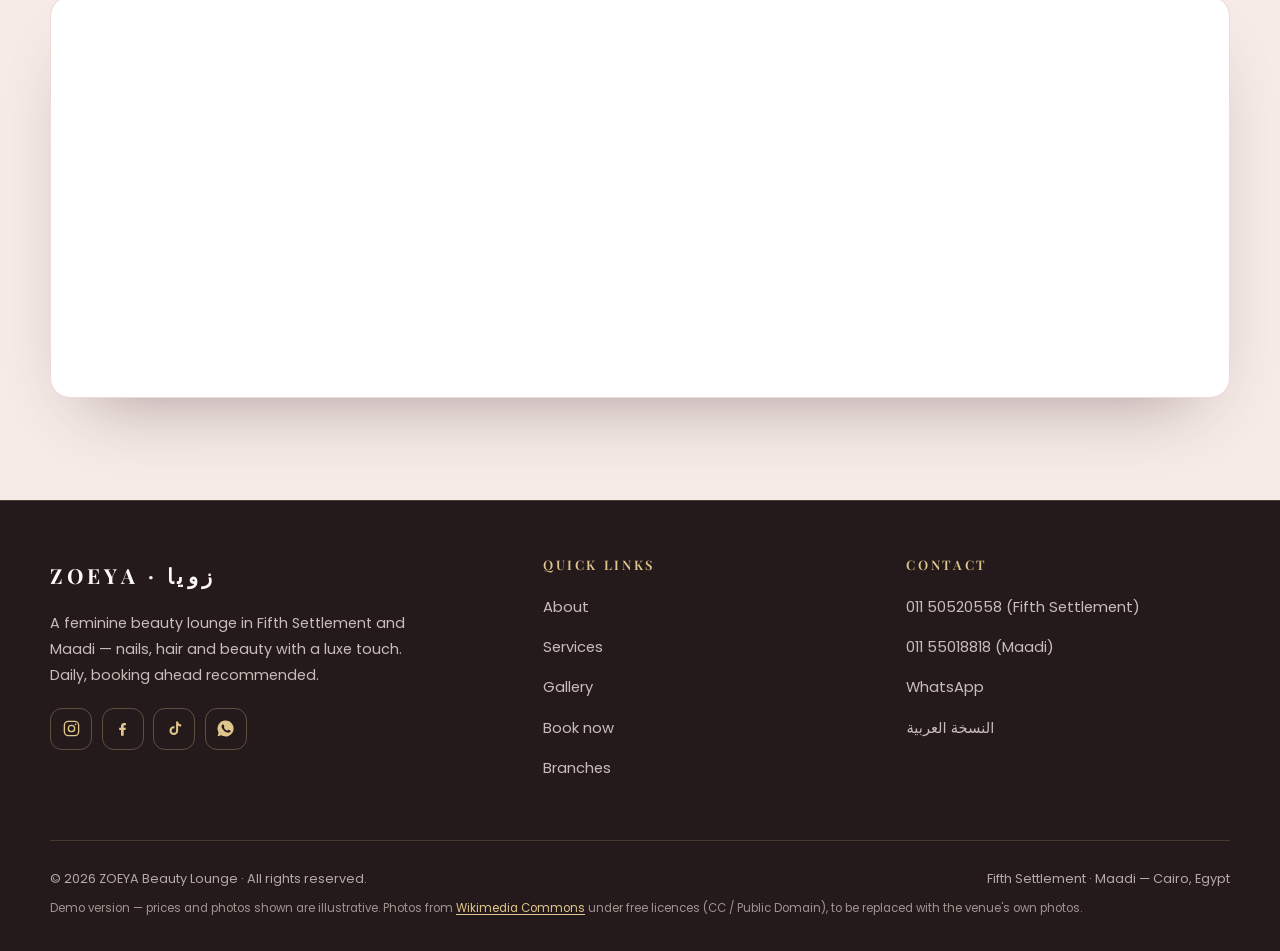
<file: en.html>
<!DOCTYPE html>
<html lang="en" dir="ltr">
<head>
<meta charset="UTF-8">
<meta name="viewport" content="width=device-width, initial-scale=1">
<title>ZOEYA Beauty Lounge | Nails, Hair &amp; Beauty in Fifth Settlement &amp; Maadi, Cairo</title>
<meta name="description" content="ZOEYA Beauty Lounge — a feminine beauty lounge in Fifth Settlement and Maadi, Cairo. Manicure & pedicure, nail art & French nails, hair coloring & highlights, blow-dry, facial & skin care, brows & lashes, and bridal packages. Rated 4.5 from 808 reviews. Book your appointment on WhatsApp.">
<meta name="theme-color" content="#fdf9f7">
<link rel="canonical" href="./en.html">
<link rel="alternate" hreflang="ar" href="./index.html">
<link rel="alternate" hreflang="en" href="./en.html">
<link rel="icon" href="assets/img/logo.svg" type="image/svg+xml">

<!-- Open Graph -->
<meta property="og:type" content="business.business">
<meta property="og:title" content="ZOEYA Beauty Lounge | Nails · Hair · Beauty">
<meta property="og:description" content="A feminine beauty lounge in Fifth Settlement and Maadi — nails, hair, skin, brows & lashes, and bridal packages. Rated 4.5 ★ from 808 reviews.">
<meta property="og:image" content="assets/img/hero.jpg">
<meta property="og:url" content="https://monstorjohan-png.github.io/zoeya-beauty/en.html">
<meta property="og:locale" content="en_US">
<meta property="og:site_name" content="ZOEYA Beauty Lounge">
<meta name="twitter:card" content="summary_large_image">
<meta name="twitter:image" content="assets/img/hero.jpg">

<link rel="preconnect" href="https://fonts.googleapis.com">
<link rel="preconnect" href="https://fonts.gstatic.com" crossorigin>
<link href="https://fonts.googleapis.com/css2?family=Cairo:wght@400;500;600;700&family=Tajawal:wght@300;400;500;700&family=Playfair+Display:wght@400;500;600;700&family=Poppins:wght@300;400;500;600&display=swap" rel="stylesheet">
<link rel="stylesheet" href="assets/css/style.css">

<script type="application/ld+json">
{
  "@context": "https://schema.org",
  "@type": "BeautySalon",
  "name": "ZOEYA Beauty Lounge",
  "alternateName": "زويا بيوتي لاونج",
  "description": "A feminine beauty lounge (nails, hair & beauty) in Fifth Settlement and Maadi, Cairo: manicure & pedicure, nail art & French nails, hair coloring & highlights, blow-dry, facial & skin care, brows & lashes, and bridal packages.",
  "image": "assets/img/hero.jpg",
  "url": "https://monstorjohan-png.github.io/zoeya-beauty/en.html",
  "telephone": "+201150520558",
  "priceRange": "Ask about our packages",
  "address": {
    "@type": "PostalAddress",
    "streetAddress": "Building 348, North 90 St, Third Floor, in front of Waterway 2",
    "addressLocality": "Fifth Settlement, New Cairo",
    "addressRegion": "Cairo Governorate",
    "addressCountry": "EG"
  },
  "areaServed": ["Fifth Settlement", "Maadi", "New Cairo"],
  "aggregateRating": { "@type": "AggregateRating", "ratingValue": "4.5", "reviewCount": "808", "bestRating": "5" },
  "acceptsReservations": "https://wa.me/201150520558",
  "sameAs": [
    "https://www.instagram.com/zoeyabeauty/",
    "https://www.facebook.com/zoeyabeauty/",
    "https://www.tiktok.com/@zoeyabeauty"
  ],
  "department": [
    {
      "@type": "BeautySalon",
      "name": "ZOEYA — Maadi",
      "telephone": "+201155018818",
      "address": { "@type": "PostalAddress", "addressLocality": "Maadi, Cairo", "addressCountry": "EG" }
    }
  ],
  "makesOffer": [
    { "@type": "Offer", "itemOffered": { "@type": "Service", "name": "Manicure & Pedicure" } },
    { "@type": "Offer", "itemOffered": { "@type": "Service", "name": "Nail Art & French Nails" } },
    { "@type": "Offer", "itemOffered": { "@type": "Service", "name": "Hair Coloring & Highlights" } },
    { "@type": "Offer", "itemOffered": { "@type": "Service", "name": "Hair Styling & Blow-dry" } },
    { "@type": "Offer", "itemOffered": { "@type": "Service", "name": "Facial & Skin Care" } },
    { "@type": "Offer", "itemOffered": { "@type": "Service", "name": "Brows & Lashes" } },
    { "@type": "Offer", "itemOffered": { "@type": "Service", "name": "Bridal Packages" } }
  ]
}
</script>
</head>
<body>

<!-- ============ HEADER ============ -->
<header class="site-header" id="top">
  <div class="wrap header-inner">
    <a class="brand" href="#top" aria-label="ZOEYA Beauty Lounge — home">
      <img src="assets/img/logo.svg" alt="" width="40" height="40">
      <span><b>ZOEYA</b><small>BEAUTY LOUNGE</small></span>
    </a>

    <nav class="nav" id="nav" aria-label="Main navigation">
      <a href="#about">About</a>
      <a href="#services">Services</a>
      <a href="#gallery">Gallery</a>
      <a href="#book">Book</a>
      <a href="#location">Branches</a>
      <a href="#contact">Contact</a>
    </nav>

    <div class="header-cta">
      <a class="lang-switch" href="index.html">ع<span class="sr-only"> — العربية</span></a>
      <a class="btn btn--sm" href="#book">Book now</a>
      <button class="nav-toggle" id="navToggle" aria-label="Open menu" aria-expanded="false" aria-controls="nav"><span></span></button>
    </div>
  </div>
</header>

<main id="main">
<!-- ============ HERO ============ -->
<section class="hero">
  <div class="hero__bg" role="img" aria-label="Elegant beauty salon with warm lighting"></div>
  <div class="hero__veil"></div>
  <div class="wrap">
    <div class="hero__rating reveal">
      <b>4.5</b>
      <span class="stars" aria-hidden="true">★★★★★</span>
      <small>808 Google reviews</small>
    </div>
    <h1 class="hero__name reveal"><span>BEAUTY LOUNGE · CAIRO</span>ZOEYA</h1>
    <p class="hero__tag reveal">A feminine beauty lounge — nails, hair &amp; beauty. Your pampering starts here, in Fifth Settlement and Maadi.</p>
    <div class="hero__actions reveal">
      <a class="btn" href="https://wa.me/201150520558?text=Hello%20ZOEYA%2C%20I%20would%20like%20to%20book%20an%20appointment%20%F0%9F%92%85" target="_blank" rel="noopener">
        <svg viewBox="0 0 24 24" fill="currentColor"><path d="M12 2a10 10 0 0 0-8.7 15l-1.3 4.7 4.8-1.3A10 10 0 1 0 12 2Zm5.5 14.2c-.2.6-1.2 1.2-1.7 1.2-.4 0-1 .1-3.2-.9-2.7-1.2-4.4-4-4.5-4.2-.1-.2-1.1-1.5-1.1-2.8s.7-2 .9-2.2c.2-.3.5-.3.7-.3h.5c.2 0 .4 0 .6.5l.8 2c.1.2.1.4 0 .5l-.4.5c-.1.2-.3.3-.1.6.2.3.8 1.3 1.7 2.1 1.2 1 2.1 1.3 2.4 1.5.3.1.4.1.6-.1l.7-.9c.2-.2.4-.2.6-.1l1.9.9c.5.2.5.4.5.6s0 .9-.2 1.5Z"/></svg>
        Book your appointment
      </a>
      <a class="btn btn--light" href="tel:+201150520558">
        <svg viewBox="0 0 24 24" fill="none" stroke="currentColor" stroke-width="1.7"><path d="M4 5c0 8.3 6.7 15 15 15l1.6-3.3-4.2-1.7-1.7 2a11.6 11.6 0 0 1-5.7-5.7l2-1.7L9.3 5.4Z"/></svg>
        Call · 011 50520558
      </a>
      <a class="btn btn--light" href="#services">Explore services</a>
    </div>
  </div>
  <div class="scroll-hint" aria-hidden="true"><span>Discover</span><i></i></div>
</section>

<!-- ============ STATS ============ -->
<section class="stats" aria-label="Quick facts">
  <div class="wrap stats__grid">
    <div class="stat reveal"><b>4.5 ★</b><span>Google Maps rating</span></div>
    <div class="stat reveal"><b>808</b><span>guest reviews</span></div>
    <div class="stat reveal"><b>Two branches</b><span>Fifth Settlement · Maadi</span></div>
    <div class="stat reveal"><b>Nails · Hair · Beauty</b><span>everything under one roof</span></div>
  </div>
</section>

<!-- ============ ABOUT ============ -->
<section class="section about" id="about">
  <div class="wrap about__grid">
    <div class="about__media reveal">
      <img src="assets/img/salon-interior.jpg" alt="Inside ZOEYA Beauty Lounge — styling stations and elegant lighting" loading="lazy">
      <div class="badge2">ZOEYA · CAIRO</div>
      <div class="badge"><b>4.5</b><span>808 reviews</span></div>
    </div>
    <div class="reveal">
      <p class="eyebrow">About</p>
      <h2>Full pampering… with a feminine, luxe touch</h2>
      <p class="lead">At <b>ZOEYA Beauty Lounge</b> we offer a complete beauty experience in a calm, elegant setting. From nails and hair to skin, brows and lashes, every detail is built around you so you can take the time you deserve — with special care for bridal packages.</p>
      <ul class="feature-list">
        <li><svg viewBox="0 0 24 24" fill="none" stroke="currentColor" stroke-width="1.7"><path d="M20 6 9 17l-5-5"/></svg><span>Nails: manicure, pedicure and nail art (Nail Art &amp; French)</span></li>
        <li><svg viewBox="0 0 24 24" fill="none" stroke="currentColor" stroke-width="1.7"><path d="M20 6 9 17l-5-5"/></svg><span>Hair: coloring &amp; highlights, blow-dry and styling</span></li>
        <li><svg viewBox="0 0 24 24" fill="none" stroke="currentColor" stroke-width="1.7"><path d="M20 6 9 17l-5-5"/></svg><span>Skin &amp; face: cleansing, care and masks</span></li>
        <li><svg viewBox="0 0 24 24" fill="none" stroke="currentColor" stroke-width="1.7"><path d="M20 6 9 17l-5-5"/></svg><span>Brows &amp; lashes: shaping and definition</span></li>
        <li><svg viewBox="0 0 24 24" fill="none" stroke="currentColor" stroke-width="1.7"><path d="M20 6 9 17l-5-5"/></svg><span>Bridal packages: a complete look for your big day</span></li>
      </ul>
      <a class="btn btn--gold" style="margin-top:1.6rem" href="#book">Book now
        <svg viewBox="0 0 24 24" fill="none" stroke="currentColor" stroke-width="1.8"><path d="M5 12h14M13 6l6 6-6 6"/></svg>
      </a>
    </div>
  </div>
</section>

<!-- ============ SERVICES ============ -->
<section class="section services" id="services">
  <div class="wrap">
    <div class="center reveal">
      <p class="eyebrow">Services</p>
      <h2>Everything you need for your beauty</h2>
      <div class="rule" aria-hidden="true"><span>✦</span></div>
      <p class="lead center">Pick a category to browse our services — from nails and hair to skin, brows and bridal packages.</p>
    </div>

    <div class="tabs" role="tablist" aria-label="Service categories">
      <button role="tab" id="tab-nails" aria-selected="true" aria-controls="panel-nails" data-tab="nails" tabindex="0">Nails</button>
      <button role="tab" id="tab-hair" aria-selected="false" aria-controls="panel-hair" data-tab="hair" tabindex="-1">Hair</button>
      <button role="tab" id="tab-skin" aria-selected="false" aria-controls="panel-skin" data-tab="skin" tabindex="-1">Skin &amp; Face</button>
      <button role="tab" id="tab-brows" aria-selected="false" aria-controls="panel-brows" data-tab="brows" tabindex="-1">Brows &amp; Lashes</button>
      <button role="tab" id="tab-bridal" aria-selected="false" aria-controls="panel-bridal" data-tab="bridal" tabindex="-1">Bridal Packages</button>
    </div>

    <div class="tabpanel is-active" id="panel-nails" role="tabpanel" aria-labelledby="tab-nails">
      <div class="service-grid">
        <article class="service"><div class="service__img"><img src="assets/img/manicure.jpg" alt="A nail technician filing a client's nails at the salon" loading="lazy"></div><div class="service__body"><h3>Manicure</h3><p>Complete nail and hand care with a flawless finish.</p><span class="service__price">Price on request</span><a class="service__cta" href="https://wa.me/201150520558?text=Hello%2C%20I%27d%20like%20to%20book%20an%20appointment%20%F0%9F%92%85%20%E2%80%94%20Manicure" target="_blank" rel="noopener"><svg viewBox="0 0 24 24" fill="currentColor" aria-hidden="true"><path d="M12.04 2C6.58 2 2.13 6.45 2.13 11.91c0 1.75.46 3.45 1.32 4.95L2 22l5.25-1.38c1.45.79 3.08 1.21 4.79 1.21 5.46 0 9.91-4.45 9.91-9.91S17.5 2 12.04 2Zm5.8 14.02c-.24.68-1.4 1.3-1.93 1.35-.5.05-.97.24-3.28-.69-2.77-1.11-4.53-3.94-4.67-4.13-.14-.19-1.11-1.48-1.11-2.82 0-1.34.7-2 .95-2.28.24-.28.53-.35.71-.35.18 0 .35 0 .5.01.16.01.38-.06.59.45.21.5.72 1.75.78 1.88.06.12.1.27.02.44-.09.17-.13.27-.26.42-.13.15-.27.33-.39.44-.13.12-.26.26-.11.51.15.25.66 1.09 1.42 1.77.97.87 1.79 1.14 2.04 1.27.25.13.4.11.55-.07.15-.17.63-.73.8-.98.17-.25.34-.21.57-.13.23.09 1.46.69 1.71.81.25.13.42.19.48.3.06.11.06.63-.18 1.31Z"/></svg><span>Book your appointment</span></a></div></article>
        <article class="service"><div class="service__img"><img src="assets/img/pedicure.jpg" alt="A pedicure session for foot care" loading="lazy"></div><div class="service__body"><h3>Pedicure</h3><p>Cleansing, care and moisturising for refreshed feet.</p><span class="service__price">Price on request</span><a class="service__cta" href="https://wa.me/201150520558?text=Hello%2C%20I%27d%20like%20to%20book%20an%20appointment%20%F0%9F%92%85%20%E2%80%94%20Pedicure" target="_blank" rel="noopener"><svg viewBox="0 0 24 24" fill="currentColor" aria-hidden="true"><path d="M12.04 2C6.58 2 2.13 6.45 2.13 11.91c0 1.75.46 3.45 1.32 4.95L2 22l5.25-1.38c1.45.79 3.08 1.21 4.79 1.21 5.46 0 9.91-4.45 9.91-9.91S17.5 2 12.04 2Zm5.8 14.02c-.24.68-1.4 1.3-1.93 1.35-.5.05-.97.24-3.28-.69-2.77-1.11-4.53-3.94-4.67-4.13-.14-.19-1.11-1.48-1.11-2.82 0-1.34.7-2 .95-2.28.24-.28.53-.35.71-.35.18 0 .35 0 .5.01.16.01.38-.06.59.45.21.5.72 1.75.78 1.88.06.12.1.27.02.44-.09.17-.13.27-.26.42-.13.15-.27.33-.39.44-.13.12-.26.26-.11.51.15.25.66 1.09 1.42 1.77.97.87 1.79 1.14 2.04 1.27.25.13.4.11.55-.07.15-.17.63-.73.8-.98.17-.25.34-.21.57-.13.23.09 1.46.69 1.71.81.25.13.42.19.48.3.06.11.06.63-.18 1.31Z"/></svg><span>Book your appointment</span></a></div></article>
        <article class="service"><div class="service__img"><span class="service__tag">Signature</span><img src="assets/img/nail-art.jpg" alt="Nails painted with colourful nail art" loading="lazy"></div><div class="service__body"><h3>Nail Art</h3><p>Distinctive designs and hand-painted art to your taste.</p><span class="service__price">Price on request</span><a class="service__cta" href="https://wa.me/201150520558?text=Hello%2C%20I%27d%20like%20to%20book%20an%20appointment%20%F0%9F%92%85%20%E2%80%94%20Nail%20Art" target="_blank" rel="noopener"><svg viewBox="0 0 24 24" fill="currentColor" aria-hidden="true"><path d="M12.04 2C6.58 2 2.13 6.45 2.13 11.91c0 1.75.46 3.45 1.32 4.95L2 22l5.25-1.38c1.45.79 3.08 1.21 4.79 1.21 5.46 0 9.91-4.45 9.91-9.91S17.5 2 12.04 2Zm5.8 14.02c-.24.68-1.4 1.3-1.93 1.35-.5.05-.97.24-3.28-.69-2.77-1.11-4.53-3.94-4.67-4.13-.14-.19-1.11-1.48-1.11-2.82 0-1.34.7-2 .95-2.28.24-.28.53-.35.71-.35.18 0 .35 0 .5.01.16.01.38-.06.59.45.21.5.72 1.75.78 1.88.06.12.1.27.02.44-.09.17-.13.27-.26.42-.13.15-.27.33-.39.44-.13.12-.26.26-.11.51.15.25.66 1.09 1.42 1.77.97.87 1.79 1.14 2.04 1.27.25.13.4.11.55-.07.15-.17.63-.73.8-.98.17-.25.34-.21.57-.13.23.09 1.46.69 1.71.81.25.13.42.19.48.3.06.11.06.63-.18 1.31Z"/></svg><span>Book your appointment</span></a></div></article>
        <article class="service"><div class="service__img"><img src="assets/img/french-nails.jpg" alt="Classic French manicure nails" loading="lazy"></div><div class="service__body"><h3>French Nails</h3><p>A soft, timeless French look.</p><span class="service__price">Price on request</span><a class="service__cta" href="https://wa.me/201150520558?text=Hello%2C%20I%27d%20like%20to%20book%20an%20appointment%20%F0%9F%92%85%20%E2%80%94%20French%20Nails" target="_blank" rel="noopener"><svg viewBox="0 0 24 24" fill="currentColor" aria-hidden="true"><path d="M12.04 2C6.58 2 2.13 6.45 2.13 11.91c0 1.75.46 3.45 1.32 4.95L2 22l5.25-1.38c1.45.79 3.08 1.21 4.79 1.21 5.46 0 9.91-4.45 9.91-9.91S17.5 2 12.04 2Zm5.8 14.02c-.24.68-1.4 1.3-1.93 1.35-.5.05-.97.24-3.28-.69-2.77-1.11-4.53-3.94-4.67-4.13-.14-.19-1.11-1.48-1.11-2.82 0-1.34.7-2 .95-2.28.24-.28.53-.35.71-.35.18 0 .35 0 .5.01.16.01.38-.06.59.45.21.5.72 1.75.78 1.88.06.12.1.27.02.44-.09.17-.13.27-.26.42-.13.15-.27.33-.39.44-.13.12-.26.26-.11.51.15.25.66 1.09 1.42 1.77.97.87 1.79 1.14 2.04 1.27.25.13.4.11.55-.07.15-.17.63-.73.8-.98.17-.25.34-.21.57-.13.23.09 1.46.69 1.71.81.25.13.42.19.48.3.06.11.06.63-.18 1.31Z"/></svg><span>Book your appointment</span></a></div></article>
        <article class="service"><div class="service__img"><img src="assets/img/gel-nails.jpg" alt="Gel polish colour options" loading="lazy"></div><div class="service__body"><h3>Gel Polish</h3><p>Long-lasting shine in the colours you love.</p><span class="service__price">Price on request</span><a class="service__cta" href="https://wa.me/201150520558?text=Hello%2C%20I%27d%20like%20to%20book%20an%20appointment%20%F0%9F%92%85%20%E2%80%94%20Gel%20Polish" target="_blank" rel="noopener"><svg viewBox="0 0 24 24" fill="currentColor" aria-hidden="true"><path d="M12.04 2C6.58 2 2.13 6.45 2.13 11.91c0 1.75.46 3.45 1.32 4.95L2 22l5.25-1.38c1.45.79 3.08 1.21 4.79 1.21 5.46 0 9.91-4.45 9.91-9.91S17.5 2 12.04 2Zm5.8 14.02c-.24.68-1.4 1.3-1.93 1.35-.5.05-.97.24-3.28-.69-2.77-1.11-4.53-3.94-4.67-4.13-.14-.19-1.11-1.48-1.11-2.82 0-1.34.7-2 .95-2.28.24-.28.53-.35.71-.35.18 0 .35 0 .5.01.16.01.38-.06.59.45.21.5.72 1.75.78 1.88.06.12.1.27.02.44-.09.17-.13.27-.26.42-.13.15-.27.33-.39.44-.13.12-.26.26-.11.51.15.25.66 1.09 1.42 1.77.97.87 1.79 1.14 2.04 1.27.25.13.4.11.55-.07.15-.17.63-.73.8-.98.17-.25.34-.21.57-.13.23.09 1.46.69 1.71.81.25.13.42.19.48.3.06.11.06.63-.18 1.31Z"/></svg><span>Book your appointment</span></a></div></article>
      </div>
    </div>

    <div class="tabpanel" id="panel-hair" role="tabpanel" aria-labelledby="tab-hair" hidden>
      <div class="service-grid">
        <article class="service"><div class="service__img"><img src="assets/img/hair-highlights.jpg" alt="Long hair with highlights" loading="lazy"></div><div class="service__body"><h3>Coloring &amp; Highlights</h3><p>Considered colour shades that suit your skin tone.</p><span class="service__price">Price on request</span><a class="service__cta" href="https://wa.me/201150520558?text=Hello%2C%20I%27d%20like%20to%20book%20an%20appointment%20%F0%9F%92%85%20%E2%80%94%20Coloring%20%26amp%3B%20Highlights" target="_blank" rel="noopener"><svg viewBox="0 0 24 24" fill="currentColor" aria-hidden="true"><path d="M12.04 2C6.58 2 2.13 6.45 2.13 11.91c0 1.75.46 3.45 1.32 4.95L2 22l5.25-1.38c1.45.79 3.08 1.21 4.79 1.21 5.46 0 9.91-4.45 9.91-9.91S17.5 2 12.04 2Zm5.8 14.02c-.24.68-1.4 1.3-1.93 1.35-.5.05-.97.24-3.28-.69-2.77-1.11-4.53-3.94-4.67-4.13-.14-.19-1.11-1.48-1.11-2.82 0-1.34.7-2 .95-2.28.24-.28.53-.35.71-.35.18 0 .35 0 .5.01.16.01.38-.06.59.45.21.5.72 1.75.78 1.88.06.12.1.27.02.44-.09.17-.13.27-.26.42-.13.15-.27.33-.39.44-.13.12-.26.26-.11.51.15.25.66 1.09 1.42 1.77.97.87 1.79 1.14 2.04 1.27.25.13.4.11.55-.07.15-.17.63-.73.8-.98.17-.25.34-.21.57-.13.23.09 1.46.69 1.71.81.25.13.42.19.48.3.06.11.06.63-.18 1.31Z"/></svg><span>Book your appointment</span></a></div></article>
        <article class="service"><div class="service__img"><img src="assets/img/blow-dry.jpg" alt="Blow-drying and styling hair" loading="lazy"></div><div class="service__body"><h3>Blow-dry &amp; Styling</h3><p>Smooth or wavy blow-dry with a professional touch.</p><span class="service__price">Price on request</span><a class="service__cta" href="https://wa.me/201150520558?text=Hello%2C%20I%27d%20like%20to%20book%20an%20appointment%20%F0%9F%92%85%20%E2%80%94%20Blow-dry%20%26amp%3B%20Styling" target="_blank" rel="noopener"><svg viewBox="0 0 24 24" fill="currentColor" aria-hidden="true"><path d="M12.04 2C6.58 2 2.13 6.45 2.13 11.91c0 1.75.46 3.45 1.32 4.95L2 22l5.25-1.38c1.45.79 3.08 1.21 4.79 1.21 5.46 0 9.91-4.45 9.91-9.91S17.5 2 12.04 2Zm5.8 14.02c-.24.68-1.4 1.3-1.93 1.35-.5.05-.97.24-3.28-.69-2.77-1.11-4.53-3.94-4.67-4.13-.14-.19-1.11-1.48-1.11-2.82 0-1.34.7-2 .95-2.28.24-.28.53-.35.71-.35.18 0 .35 0 .5.01.16.01.38-.06.59.45.21.5.72 1.75.78 1.88.06.12.1.27.02.44-.09.17-.13.27-.26.42-.13.15-.27.33-.39.44-.13.12-.26.26-.11.51.15.25.66 1.09 1.42 1.77.97.87 1.79 1.14 2.04 1.27.25.13.4.11.55-.07.15-.17.63-.73.8-.98.17-.25.34-.21.57-.13.23.09 1.46.69 1.71.81.25.13.42.19.48.3.06.11.06.63-.18 1.31Z"/></svg><span>Book your appointment</span></a></div></article>
        <article class="service"><div class="service__img"><img src="assets/img/hair-styling.jpg" alt="Hair being styled with a flat iron in the salon" loading="lazy"></div><div class="service__body"><h3>Styling &amp; Straightening</h3><p>Soft styling and a healthy, glossy look.</p><span class="service__price">Price on request</span><a class="service__cta" href="https://wa.me/201150520558?text=Hello%2C%20I%27d%20like%20to%20book%20an%20appointment%20%F0%9F%92%85%20%E2%80%94%20Styling%20%26amp%3B%20Straightening" target="_blank" rel="noopener"><svg viewBox="0 0 24 24" fill="currentColor" aria-hidden="true"><path d="M12.04 2C6.58 2 2.13 6.45 2.13 11.91c0 1.75.46 3.45 1.32 4.95L2 22l5.25-1.38c1.45.79 3.08 1.21 4.79 1.21 5.46 0 9.91-4.45 9.91-9.91S17.5 2 12.04 2Zm5.8 14.02c-.24.68-1.4 1.3-1.93 1.35-.5.05-.97.24-3.28-.69-2.77-1.11-4.53-3.94-4.67-4.13-.14-.19-1.11-1.48-1.11-2.82 0-1.34.7-2 .95-2.28.24-.28.53-.35.71-.35.18 0 .35 0 .5.01.16.01.38-.06.59.45.21.5.72 1.75.78 1.88.06.12.1.27.02.44-.09.17-.13.27-.26.42-.13.15-.27.33-.39.44-.13.12-.26.26-.11.51.15.25.66 1.09 1.42 1.77.97.87 1.79 1.14 2.04 1.27.25.13.4.11.55-.07.15-.17.63-.73.8-.98.17-.25.34-.21.57-.13.23.09 1.46.69 1.71.81.25.13.42.19.48.3.06.11.06.63-.18 1.31Z"/></svg><span>Book your appointment</span></a></div></article>
      </div>
    </div>

    <div class="tabpanel" id="panel-skin" role="tabpanel" aria-labelledby="tab-skin" hidden>
      <div class="service-grid">
        <article class="service"><div class="service__img"><img src="assets/img/facial.jpg" alt="A facial skin-care and cleansing session" loading="lazy"></div><div class="service__body"><h3>Facial Cleansing</h3><p>Deep care that leaves your skin fresh and soft.</p><span class="service__price">Price on request</span><a class="service__cta" href="https://wa.me/201150520558?text=Hello%2C%20I%27d%20like%20to%20book%20an%20appointment%20%F0%9F%92%85%20%E2%80%94%20Facial%20Cleansing" target="_blank" rel="noopener"><svg viewBox="0 0 24 24" fill="currentColor" aria-hidden="true"><path d="M12.04 2C6.58 2 2.13 6.45 2.13 11.91c0 1.75.46 3.45 1.32 4.95L2 22l5.25-1.38c1.45.79 3.08 1.21 4.79 1.21 5.46 0 9.91-4.45 9.91-9.91S17.5 2 12.04 2Zm5.8 14.02c-.24.68-1.4 1.3-1.93 1.35-.5.05-.97.24-3.28-.69-2.77-1.11-4.53-3.94-4.67-4.13-.14-.19-1.11-1.48-1.11-2.82 0-1.34.7-2 .95-2.28.24-.28.53-.35.71-.35.18 0 .35 0 .5.01.16.01.38-.06.59.45.21.5.72 1.75.78 1.88.06.12.1.27.02.44-.09.17-.13.27-.26.42-.13.15-.27.33-.39.44-.13.12-.26.26-.11.51.15.25.66 1.09 1.42 1.77.97.87 1.79 1.14 2.04 1.27.25.13.4.11.55-.07.15-.17.63-.73.8-.98.17-.25.34-.21.57-.13.23.09 1.46.69 1.71.81.25.13.42.19.48.3.06.11.06.63-.18 1.31Z"/></svg><span>Book your appointment</span></a></div></article>
        <article class="service"><div class="service__img"><img src="assets/img/facial-mask.jpg" alt="A face mask and skin care treatment" loading="lazy"></div><div class="service__body"><h3>Face Care &amp; Masks</h3><p>Hydration and glow for a fully relaxing session.</p><span class="service__price">Price on request</span><a class="service__cta" href="https://wa.me/201150520558?text=Hello%2C%20I%27d%20like%20to%20book%20an%20appointment%20%F0%9F%92%85%20%E2%80%94%20Face%20Care%20%26amp%3B%20Masks" target="_blank" rel="noopener"><svg viewBox="0 0 24 24" fill="currentColor" aria-hidden="true"><path d="M12.04 2C6.58 2 2.13 6.45 2.13 11.91c0 1.75.46 3.45 1.32 4.95L2 22l5.25-1.38c1.45.79 3.08 1.21 4.79 1.21 5.46 0 9.91-4.45 9.91-9.91S17.5 2 12.04 2Zm5.8 14.02c-.24.68-1.4 1.3-1.93 1.35-.5.05-.97.24-3.28-.69-2.77-1.11-4.53-3.94-4.67-4.13-.14-.19-1.11-1.48-1.11-2.82 0-1.34.7-2 .95-2.28.24-.28.53-.35.71-.35.18 0 .35 0 .5.01.16.01.38-.06.59.45.21.5.72 1.75.78 1.88.06.12.1.27.02.44-.09.17-.13.27-.26.42-.13.15-.27.33-.39.44-.13.12-.26.26-.11.51.15.25.66 1.09 1.42 1.77.97.87 1.79 1.14 2.04 1.27.25.13.4.11.55-.07.15-.17.63-.73.8-.98.17-.25.34-.21.57-.13.23.09 1.46.69 1.71.81.25.13.42.19.48.3.06.11.06.63-.18 1.31Z"/></svg><span>Book your appointment</span></a></div></article>
      </div>
    </div>

    <div class="tabpanel" id="panel-brows" role="tabpanel" aria-labelledby="tab-brows" hidden>
      <div class="service-grid">
        <article class="service"><div class="service__img"><img src="assets/img/brows.jpg" alt="Eyebrow threading and shaping" loading="lazy"></div><div class="service__body"><h3>Eyebrows</h3><p>Shaping and defining brows to suit your features.</p><span class="service__price">Price on request</span><a class="service__cta" href="https://wa.me/201150520558?text=Hello%2C%20I%27d%20like%20to%20book%20an%20appointment%20%F0%9F%92%85%20%E2%80%94%20Eyebrows" target="_blank" rel="noopener"><svg viewBox="0 0 24 24" fill="currentColor" aria-hidden="true"><path d="M12.04 2C6.58 2 2.13 6.45 2.13 11.91c0 1.75.46 3.45 1.32 4.95L2 22l5.25-1.38c1.45.79 3.08 1.21 4.79 1.21 5.46 0 9.91-4.45 9.91-9.91S17.5 2 12.04 2Zm5.8 14.02c-.24.68-1.4 1.3-1.93 1.35-.5.05-.97.24-3.28-.69-2.77-1.11-4.53-3.94-4.67-4.13-.14-.19-1.11-1.48-1.11-2.82 0-1.34.7-2 .95-2.28.24-.28.53-.35.71-.35.18 0 .35 0 .5.01.16.01.38-.06.59.45.21.5.72 1.75.78 1.88.06.12.1.27.02.44-.09.17-.13.27-.26.42-.13.15-.27.33-.39.44-.13.12-.26.26-.11.51.15.25.66 1.09 1.42 1.77.97.87 1.79 1.14 2.04 1.27.25.13.4.11.55-.07.15-.17.63-.73.8-.98.17-.25.34-.21.57-.13.23.09 1.46.69 1.71.81.25.13.42.19.48.3.06.11.06.63-.18 1.31Z"/></svg><span>Book your appointment</span></a></div></article>
        <article class="service"><div class="service__img"><img src="assets/img/lashes.jpg" alt="Eyelash extensions with a natural density" loading="lazy"></div><div class="service__body"><h3>Lashes</h3><p>Full, natural lashes for a captivating look.</p><span class="service__price">Price on request</span><a class="service__cta" href="https://wa.me/201150520558?text=Hello%2C%20I%27d%20like%20to%20book%20an%20appointment%20%F0%9F%92%85%20%E2%80%94%20Lashes" target="_blank" rel="noopener"><svg viewBox="0 0 24 24" fill="currentColor" aria-hidden="true"><path d="M12.04 2C6.58 2 2.13 6.45 2.13 11.91c0 1.75.46 3.45 1.32 4.95L2 22l5.25-1.38c1.45.79 3.08 1.21 4.79 1.21 5.46 0 9.91-4.45 9.91-9.91S17.5 2 12.04 2Zm5.8 14.02c-.24.68-1.4 1.3-1.93 1.35-.5.05-.97.24-3.28-.69-2.77-1.11-4.53-3.94-4.67-4.13-.14-.19-1.11-1.48-1.11-2.82 0-1.34.7-2 .95-2.28.24-.28.53-.35.71-.35.18 0 .35 0 .5.01.16.01.38-.06.59.45.21.5.72 1.75.78 1.88.06.12.1.27.02.44-.09.17-.13.27-.26.42-.13.15-.27.33-.39.44-.13.12-.26.26-.11.51.15.25.66 1.09 1.42 1.77.97.87 1.79 1.14 2.04 1.27.25.13.4.11.55-.07.15-.17.63-.73.8-.98.17-.25.34-.21.57-.13.23.09 1.46.69 1.71.81.25.13.42.19.48.3.06.11.06.63-.18 1.31Z"/></svg><span>Book your appointment</span></a></div></article>
      </div>
    </div>

    <div class="tabpanel" id="panel-bridal" role="tabpanel" aria-labelledby="tab-bridal" hidden>
      <div class="service-grid">
        <article class="service"><div class="service__img"><span class="service__tag">Bridal</span><img src="assets/img/bridal.jpg" alt="An elegant bridal makeup look" loading="lazy"></div><div class="service__body"><h3>Bridal Package</h3><p>A complete look for your big day: hair, makeup and nails.</p><span class="service__price">Ask about our packages</span><a class="service__cta" href="https://wa.me/201150520558?text=Hello%2C%20I%27d%20like%20to%20book%20an%20appointment%20%F0%9F%92%85%20%E2%80%94%20Bridal%20Package" target="_blank" rel="noopener"><svg viewBox="0 0 24 24" fill="currentColor" aria-hidden="true"><path d="M12.04 2C6.58 2 2.13 6.45 2.13 11.91c0 1.75.46 3.45 1.32 4.95L2 22l5.25-1.38c1.45.79 3.08 1.21 4.79 1.21 5.46 0 9.91-4.45 9.91-9.91S17.5 2 12.04 2Zm5.8 14.02c-.24.68-1.4 1.3-1.93 1.35-.5.05-.97.24-3.28-.69-2.77-1.11-4.53-3.94-4.67-4.13-.14-.19-1.11-1.48-1.11-2.82 0-1.34.7-2 .95-2.28.24-.28.53-.35.71-.35.18 0 .35 0 .5.01.16.01.38-.06.59.45.21.5.72 1.75.78 1.88.06.12.1.27.02.44-.09.17-.13.27-.26.42-.13.15-.27.33-.39.44-.13.12-.26.26-.11.51.15.25.66 1.09 1.42 1.77.97.87 1.79 1.14 2.04 1.27.25.13.4.11.55-.07.15-.17.63-.73.8-.98.17-.25.34-.21.57-.13.23.09 1.46.69 1.71.81.25.13.42.19.48.3.06.11.06.63-.18 1.31Z"/></svg><span>Book your appointment</span></a></div></article>
        <article class="service"><div class="service__img"><img src="assets/img/makeup.jpg" alt="Professional makeup brushes" loading="lazy"></div><div class="service__body"><h3>Occasion Makeup</h3><p>Professional makeup for soirées and special occasions.</p><span class="service__price">Price on request</span><a class="service__cta" href="https://wa.me/201150520558?text=Hello%2C%20I%27d%20like%20to%20book%20an%20appointment%20%F0%9F%92%85%20%E2%80%94%20Occasion%20Makeup" target="_blank" rel="noopener"><svg viewBox="0 0 24 24" fill="currentColor" aria-hidden="true"><path d="M12.04 2C6.58 2 2.13 6.45 2.13 11.91c0 1.75.46 3.45 1.32 4.95L2 22l5.25-1.38c1.45.79 3.08 1.21 4.79 1.21 5.46 0 9.91-4.45 9.91-9.91S17.5 2 12.04 2Zm5.8 14.02c-.24.68-1.4 1.3-1.93 1.35-.5.05-.97.24-3.28-.69-2.77-1.11-4.53-3.94-4.67-4.13-.14-.19-1.11-1.48-1.11-2.82 0-1.34.7-2 .95-2.28.24-.28.53-.35.71-.35.18 0 .35 0 .5.01.16.01.38-.06.59.45.21.5.72 1.75.78 1.88.06.12.1.27.02.44-.09.17-.13.27-.26.42-.13.15-.27.33-.39.44-.13.12-.26.26-.11.51.15.25.66 1.09 1.42 1.77.97.87 1.79 1.14 2.04 1.27.25.13.4.11.55-.07.15-.17.63-.73.8-.98.17-.25.34-.21.57-.13.23.09 1.46.69 1.71.81.25.13.42.19.48.3.06.11.06.63-.18 1.31Z"/></svg><span>Book your appointment</span></a></div></article>
      </div>
    </div>

    <p class="note">✨ Our slogan: “Book your appointment — Nails Perfection”. Prices and photos shown are <b>for display</b>; please contact us for current prices and packages.</p>
  </div>
</section>

<!-- ============ GALLERY ============ -->
<section class="section gallery" id="gallery">
  <div class="wrap">
    <div class="center reveal">
      <p class="eyebrow">Gallery</p>
      <h2>Glimpses of ZOEYA</h2>
      <div class="rule" aria-hidden="true"><span>✦</span></div>
    </div>
    <div class="gallery__grid reveal">
      <a class="g--w2 g--h2" href="assets/img/salon-interior.jpg" target="_blank" rel="noopener"><img src="assets/img/salon-interior.jpg" alt="Inside ZOEYA salon" loading="lazy"></a>
      <a href="assets/img/manicure.jpg" target="_blank" rel="noopener"><img src="assets/img/manicure.jpg" alt="Manicure session" loading="lazy"></a>
      <a href="assets/img/nail-art.jpg" target="_blank" rel="noopener"><img src="assets/img/nail-art.jpg" alt="Nail art" loading="lazy"></a>
      <a href="assets/img/hair-highlights.jpg" target="_blank" rel="noopener"><img src="assets/img/hair-highlights.jpg" alt="Hair highlights" loading="lazy"></a>
      <a href="assets/img/blow-dry.jpg" target="_blank" rel="noopener"><img src="assets/img/blow-dry.jpg" alt="Blow-dry and styling" loading="lazy"></a>
      <a class="g--w2" href="assets/img/bridal.jpg" target="_blank" rel="noopener"><img src="assets/img/bridal.jpg" alt="Bridal package" loading="lazy"></a>
      <a href="assets/img/brows.jpg" target="_blank" rel="noopener"><img src="assets/img/brows.jpg" alt="Eyebrow shaping" loading="lazy"></a>
      <a href="assets/img/lashes.jpg" target="_blank" rel="noopener"><img src="assets/img/lashes.jpg" alt="Lashes" loading="lazy"></a>
      <a href="assets/img/facial.jpg" target="_blank" rel="noopener"><img src="assets/img/facial.jpg" alt="Skin care facial" loading="lazy"></a>
    </div>
  </div>
</section>

<!-- ============ BOOK ============ -->
<section class="section reserve" id="book">
  <div class="wrap">
    <div class="center reveal">
      <p class="eyebrow">Book</p>
      <h2>Your appointment is one tap away</h2>
      <p class="lead center">Fill in your details and your request goes straight to ZOEYA on WhatsApp — or simply get in touch by phone.</p>
    </div>

    <div class="reserve__grid">
      <div class="card reveal">
        <h3>Get in touch</h3>
        <div class="contact-lines">
          <a href="https://wa.me/201150520558" target="_blank" rel="noopener">
            <svg viewBox="0 0 24 24" fill="currentColor"><path d="M12 2a10 10 0 0 0-8.7 15l-1.3 4.7 4.8-1.3A10 10 0 1 0 12 2Zm5.5 14.2c-.2.6-1.2 1.2-1.7 1.2-.4 0-1 .1-3.2-.9-2.7-1.2-4.4-4-4.5-4.2-.1-.2-1.1-1.5-1.1-2.8s.7-2 .9-2.2c.2-.3.5-.3.7-.3h.5c.2 0 .4 0 .6.5l.8 2c.1.2.1.4 0 .5l-.4.5c-.1.2-.3.3-.1.6.2.3.8 1.3 1.7 2.1 1.2 1 2.1 1.3 2.4 1.5.3.1.4.1.6-.1l.7-.9c.2-.2.4-.2.6-.1l1.9.9c.5.2.5.4.5.6s0 .9-.2 1.5Z"/></svg>
            <span><small>WhatsApp</small>Message us directly</span>
          </a>
          <a href="tel:+201150520558">
            <svg viewBox="0 0 24 24" fill="none" stroke="currentColor" stroke-width="1.7"><path d="M4 5c0 8.3 6.7 15 15 15l1.6-3.3-4.2-1.7-1.7 2a11.6 11.6 0 0 1-5.7-5.7l2-1.7L9.3 5.4Z"/></svg>
            <span><small>Fifth Settlement</small>011 50520558</span>
          </a>
          <a href="tel:+201155018818">
            <svg viewBox="0 0 24 24" fill="none" stroke="currentColor" stroke-width="1.7"><path d="M4 5c0 8.3 6.7 15 15 15l1.6-3.3-4.2-1.7-1.7 2a11.6 11.6 0 0 1-5.7-5.7l2-1.7L9.3 5.4Z"/></svg>
            <span><small>Maadi</small>011 55018818</span>
          </a>
          <div>
            <svg viewBox="0 0 24 24" fill="none" stroke="currentColor" stroke-width="1.7"><circle cx="12" cy="12" r="9"/><path d="M12 7v5l3.5 2"/></svg>
            <span><small>Hours</small>Daily — booking ahead recommended</span>
          </div>
        </div>
      </div>

      <form class="card reveal" id="bookForm" novalidate>
        <h3>Booking request</h3>
        <div class="field">
          <label for="bName">Name</label>
          <input id="bName" name="name" type="text" placeholder="Your name" autocomplete="name" required>
        </div>
        <div class="field field--row">
          <div>
            <label for="bBranch">Branch</label>
            <select id="bBranch" name="branch">
              <option>Fifth Settlement</option>
              <option>Maadi</option>
            </select>
          </div>
          <div>
            <label for="bService">Service</label>
            <select id="bService" name="service">
              <option>Manicure / Pedicure</option>
              <option>Nail Art</option>
              <option>Hair coloring / Highlights</option>
              <option>Blow-dry &amp; Styling</option>
              <option>Facial &amp; Skin Care</option>
              <option>Brows &amp; Lashes</option>
              <option>Bridal Package</option>
              <option>Consultation / Other</option>
            </select>
          </div>
        </div>
        <div class="field field--row">
          <div>
            <label for="bDate">Date</label>
            <input id="bDate" name="date" type="date">
          </div>
          <div>
            <label for="bTime">Time</label>
            <input id="bTime" name="time" type="time" value="17:00">
          </div>
        </div>
        <div class="field">
          <label for="bNotes">Notes (optional)</label>
          <textarea id="bNotes" name="notes" rows="3" placeholder="Special occasion, preferred nail design, arrangements…"></textarea>
        </div>
        <button class="btn btn--gold" type="submit" style="width:100%">
          <svg viewBox="0 0 24 24" fill="currentColor"><path d="M12 2a10 10 0 0 0-8.7 15l-1.3 4.7 4.8-1.3A10 10 0 1 0 12 2Z"/></svg>
          Send request via WhatsApp
        </button>
        <p class="hint">Submitting opens WhatsApp with a ready message to ZOEYA's number. Your appointment is confirmed once we reply.</p>
      </form>
    </div>
  </div>
</section>

<!-- ============ LOCATION ============ -->
<section class="section location" id="location">
  <div class="wrap">
    <div class="center reveal">
      <p class="eyebrow">Branches</p>
      <h2>Visit us at your nearest branch</h2>
    </div>

    <div class="branches">
      <div class="branch reveal">
        <span class="tag">Main branch</span>
        <h3>Fifth Settlement</h3>
        <ul>
          <li><svg viewBox="0 0 24 24" fill="none" stroke="currentColor" stroke-width="1.7"><path d="M12 21s7-6 7-11a7 7 0 1 0-14 0c0 5 7 11 7 11Z"/><circle cx="12" cy="10" r="2.5"/></svg><span>Building 348, North 90 St, Third Floor, in front of Waterway 2, Fifth Settlement, Cairo</span></li>
          <li><svg viewBox="0 0 24 24" fill="none" stroke="currentColor" stroke-width="1.7"><path d="M4 5c0 8.3 6.7 15 15 15l1.6-3.3-4.2-1.7-1.7 2a11.6 11.6 0 0 1-5.7-5.7l2-1.7L9.3 5.4Z"/></svg><span>Phone/WhatsApp: <a href="tel:+201150520558">011 50520558</a></span></li>
        </ul>
        <a class="btn btn--sm" style="margin-top:1.3rem" href="https://wa.me/201150520558" target="_blank" rel="noopener">Book at Fifth Settlement</a>
      </div>

      <div class="branch reveal">
        <span class="tag">Maadi branch</span>
        <h3>Maadi</h3>
        <ul>
          <li><svg viewBox="0 0 24 24" fill="none" stroke="currentColor" stroke-width="1.7"><path d="M12 21s7-6 7-11a7 7 0 1 0-14 0c0 5 7 11 7 11Z"/><circle cx="12" cy="10" r="2.5"/></svg><span>Maadi, Cairo — contact us for details and directions</span></li>
          <li><svg viewBox="0 0 24 24" fill="none" stroke="currentColor" stroke-width="1.7"><path d="M4 5c0 8.3 6.7 15 15 15l1.6-3.3-4.2-1.7-1.7 2a11.6 11.6 0 0 1-5.7-5.7l2-1.7L9.3 5.4Z"/></svg><span>Phone/WhatsApp: <a href="tel:+201155018818">011 55018818</a></span></li>
        </ul>
        <a class="btn btn--sm" style="margin-top:1.3rem" href="https://wa.me/201155018818" target="_blank" rel="noopener">Book at Maadi</a>
      </div>
    </div>

    <div class="map-frame reveal">
      <iframe title="ZOEYA Fifth Settlement branch location map" src="https://www.google.com/maps?q=ZOEYA%20Beauty%20Lounge%20North%2090%20Fifth%20Settlement%20New%20Cairo&output=embed&hl=en" loading="lazy" referrerpolicy="no-referrer-when-downgrade"></iframe>
    </div>
  </div>
</section>

</main>

<!-- ============ FOOTER ============ -->
<footer class="site-footer" id="contact">
  <div class="wrap footer-grid">
    <div class="footer-brand">
      <b>ZOEYA · زويا</b>
      <p>A feminine beauty lounge in Fifth Settlement and Maadi — nails, hair and beauty with a luxe touch. Daily, booking ahead recommended.</p>
      <div class="social">
        <a href="https://www.instagram.com/zoeyabeauty/" target="_blank" rel="noopener" aria-label="Instagram">
          <svg viewBox="0 0 24 24" fill="none" stroke="currentColor" stroke-width="1.7"><rect x="3" y="3" width="18" height="18" rx="5"/><circle cx="12" cy="12" r="4"/><circle cx="17.2" cy="6.8" r="1" fill="currentColor" stroke="none"/></svg>
        </a>
        <a href="https://www.facebook.com/zoeyabeauty/" target="_blank" rel="noopener" aria-label="Facebook">
          <svg viewBox="0 0 24 24" fill="currentColor"><path d="M13.5 21v-7h2.3l.4-2.9h-2.7V9.2c0-.8.3-1.4 1.5-1.4h1.3V5.2c-.6-.1-1.4-.2-2.3-.2-2.3 0-3.9 1.4-3.9 4v2.1H7.8V14h2.3v7Z"/></svg>
        </a>
        <a href="https://www.tiktok.com/@zoeyabeauty" target="_blank" rel="noopener" aria-label="TikTok">
          <svg viewBox="0 0 24 24" fill="currentColor"><path d="M16.5 3c.4 2.2 1.8 3.7 4 3.9v2.6c-1.4.1-2.7-.3-3.9-1v6.2a5.5 5.5 0 1 1-5.5-5.5c.3 0 .6 0 .9.1v2.7a2.8 2.8 0 1 0 2 2.7V3h2.5Z"/></svg>
        </a>
        <a href="https://wa.me/201150520558" target="_blank" rel="noopener" aria-label="WhatsApp">
          <svg viewBox="0 0 24 24" fill="currentColor"><path d="M12 2a10 10 0 0 0-8.7 15l-1.3 4.7 4.8-1.3A10 10 0 1 0 12 2Zm5.5 14.2c-.2.6-1.2 1.2-1.7 1.2-.4 0-1 .1-3.2-.9-2.7-1.2-4.4-4-4.5-4.2-.1-.2-1.1-1.5-1.1-2.8s.7-2 .9-2.2c.2-.3.5-.3.7-.3h.5c.2 0 .4 0 .6.5l.8 2c.1.2.1.4 0 .5l-.4.5c-.1.2-.3.3-.1.6.2.3.8 1.3 1.7 2.1 1.2 1 2.1 1.3 2.4 1.5.3.1.4.1.6-.1l.7-.9c.2-.2.4-.2.6-.1l1.9.9c.5.2.5.4.5.6s0 .9-.2 1.5Z"/></svg>
        </a>
      </div>
    </div>

    <div class="footer-col">
      <h3>Quick links</h3>
      <ul>
        <li><a href="#about">About</a></li>
        <li><a href="#services">Services</a></li>
        <li><a href="#gallery">Gallery</a></li>
        <li><a href="#book">Book now</a></li>
        <li><a href="#location">Branches</a></li>
      </ul>
    </div>

    <div class="footer-col">
      <h3>Contact</h3>
      <ul>
        <li><a href="tel:+201150520558">011 50520558 (Fifth Settlement)</a></li>
        <li><a href="tel:+201155018818">011 55018818 (Maadi)</a></li>
        <li><a href="https://wa.me/201150520558" target="_blank" rel="noopener">WhatsApp</a></li>
        <li><a href="index.html">النسخة العربية</a></li>
      </ul>
    </div>
  </div>

  <div class="wrap footer-bottom">
    <span>© <span id="year">2026</span> ZOEYA Beauty Lounge · All rights reserved.</span>
    <span>Fifth Settlement · Maadi — Cairo, Egypt</span>
  </div>
  <div class="wrap credits">
    Demo version — prices and photos shown are illustrative. Photos from <a href="IMAGE-CREDITS.md">Wikimedia Commons</a> under free licences (CC / Public Domain), to be replaced with the venue's own photos.
  </div>
</footer>

<!-- ============ FLOATING ============ -->
<div class="float">
  <a class="top" id="toTop" href="#top" aria-label="Back to top">
    <svg viewBox="0 0 24 24" fill="none" stroke="currentColor" stroke-width="1.9"><path d="M12 19V5M6 11l6-6 6 6"/></svg>
  </a>
  <a class="wa" href="https://wa.me/201150520558?text=Hello%20ZOEYA%2C%20I%20would%20like%20to%20book%20an%20appointment%20%F0%9F%92%85" target="_blank" rel="noopener" aria-label="Book on WhatsApp">
    <svg viewBox="0 0 24 24" fill="currentColor"><path d="M12 2a10 10 0 0 0-8.7 15l-1.3 4.7 4.8-1.3A10 10 0 1 0 12 2Zm5.5 14.2c-.2.6-1.2 1.2-1.7 1.2-.4 0-1 .1-3.2-.9-2.7-1.2-4.4-4-4.5-4.2-.1-.2-1.1-1.5-1.1-2.8s.7-2 .9-2.2c.2-.3.5-.3.7-.3h.5c.2 0 .4 0 .6.5l.8 2c.1.2.1.4 0 .5l-.4.5c-.1.2-.3.3-.1.6.2.3.8 1.3 1.7 2.1 1.2 1 2.1 1.3 2.4 1.5.3.1.4.1.6-.1l.7-.9c.2-.2.4-.2.6-.1l1.9.9c.5.2.5.4.5.6s0 .9-.2 1.5Z"/></svg>
  </a>
</div>

<div class="demo-pill" role="note"><b>Demo version</b> — prices &amp; photos are illustrative</div>

<script src="assets/js/main.js"></script>
</body>
</html>
</file>
<file: assets/css/style.css>
/* ==========================================================================
   ZOEYA Beauty Lounge — زويا بيوتي لاونج
   Design system + components. RTL & LTR aware (uses html[dir]).
   Palette: white / nude · rose-rouge · jet black · gold accents.
   ========================================================================== */

:root{
  --ink:#241a1c;
  --ink-2:#2f2226;
  --char:#3a2f31;
  --white:#ffffff;
  --cream:#fdf9f7;
  --nude:#f6ebe6;
  --nude-2:#efdcd4;
  --blush:#f9e9ee;
  --rose:#c4637f;
  --rose-2:#d98aa2;
  --rose-soft:rgba(196,99,127,.12);
  --gold:#c3a15f;
  --gold-2:#e0c68c;
  --gold-soft:rgba(195,161,95,.16);
  --text:#3a2f31;
  --muted:#8f7f80;
  --line:rgba(196,99,127,.24);
  --line-soft:rgba(58,47,49,.10);
  --maxw:1180px;
  --radius:20px;
  --radius-s:13px;
  --shadow:0 34px 70px -38px rgba(58,32,40,.45);
  --shadow-s:0 18px 44px -26px rgba(58,32,40,.40);
  --ff-ar-display:'Cairo',serif;
  --ff-ar-body:'Tajawal',system-ui,sans-serif;
  --ff-en-display:'Playfair Display',serif;
  --ff-en-body:'Poppins',system-ui,sans-serif;
}

*,*::before,*::after{box-sizing:border-box}
html{scroll-behavior:smooth;-webkit-text-size-adjust:100%}
body{
  margin:0;background:var(--cream);color:var(--text);
  line-height:1.8;font-size:17px;overflow-x:hidden;
}
html[lang="ar"] body{font-family:var(--ff-ar-body)}
html[lang="en"] body{font-family:var(--ff-en-body)}
h1,h2,h3,h4{margin:0 0 .4em;line-height:1.22;font-weight:600}
html[lang="ar"] h1,html[lang="ar"] h2,html[lang="ar"] h3,html[lang="ar"] h4{font-family:var(--ff-ar-display);font-weight:700}
html[lang="en"] h1,html[lang="en"] h2,html[lang="en"] h3,html[lang="en"] h4{font-family:var(--ff-en-display);font-weight:600}
p{margin:0 0 1rem}
a{color:inherit;text-decoration:none}
img{max-width:100%;display:block}
ul{margin:0;padding:0;list-style:none}
button{font:inherit;cursor:pointer}
:focus-visible{outline:2px solid var(--rose);outline-offset:3px;border-radius:6px}

.wrap{width:min(100% - 2.5rem,var(--maxw));margin-inline:auto}
.eyebrow{
  font-family:var(--ff-en-body);letter-spacing:.42em;text-transform:uppercase;
  font-size:.72rem;color:var(--rose);font-weight:500;margin:0 0 1rem;
}
.eyebrow.muted{color:var(--muted)}
.section{padding:clamp(4rem,8vw,7rem) 0}
.section--tight{padding:clamp(3rem,6vw,5rem) 0}
.center{text-align:center}
.lead{color:var(--muted);font-size:1.06rem;max-width:62ch}
.center .lead{margin-inline:auto}

/* decorative rule */
.rule{display:flex;align-items:center;gap:.9rem;justify-content:center;margin:1.4rem 0}
.rule::before,.rule::after{content:"";height:1px;width:64px;background:linear-gradient(90deg,transparent,var(--gold))}
.rule::after{background:linear-gradient(90deg,var(--gold),transparent)}
.rule span{color:var(--rose);font-size:.85rem}

/* ---------- Buttons ---------- */
.btn{
  --bg:var(--rose);--fg:#fff;
  display:inline-flex;align-items:center;gap:.6rem;justify-content:center;
  background:var(--bg);color:var(--fg);border:1px solid transparent;
  padding:.85rem 1.65rem;border-radius:100px;font-weight:600;font-size:.98rem;
  transition:transform .25s ease,box-shadow .25s ease,background .25s ease,color .25s ease,border-color .25s;
  white-space:nowrap;
}
.btn:hover{transform:translateY(-2px);box-shadow:0 16px 32px -16px rgba(196,99,127,.75)}
.btn--gold{--bg:linear-gradient(120deg,var(--gold-2),var(--gold));--fg:#3a2c0e}
.btn--gold:hover{box-shadow:0 16px 32px -16px rgba(195,161,95,.85)}
.btn--ghost{--bg:transparent;--fg:var(--text);border-color:var(--line)}
.btn--ghost:hover{border-color:var(--rose);color:var(--rose);box-shadow:none}
.btn--light{--bg:transparent;--fg:var(--cream);border-color:rgba(253,249,247,.4)}
.btn--light:hover{border-color:var(--gold-2);color:var(--gold-2);box-shadow:none}
.btn--sm{padding:.6rem 1.15rem;font-size:.9rem}
.btn svg{width:1.05em;height:1.05em;flex:none}

/* ---------- Header ---------- */
.site-header{
  position:fixed;inset-block-start:0;inset-inline:0;z-index:60;
  padding:1.15rem 0;transition:background .35s ease,padding .35s ease,color .35s,backdrop-filter .35s;
  color:var(--cream);
}
.site-header.is-solid{
  background:rgba(253,249,247,.92);backdrop-filter:blur(14px);padding:.7rem 0;
  color:var(--ink);border-block-end:1px solid var(--line-soft);
}
.header-inner{display:flex;align-items:center;justify-content:space-between;gap:1rem}
.brand{display:flex;align-items:center;gap:.65rem}
.brand img{width:40px;height:40px}
.brand b{font-family:var(--ff-en-display);font-size:1.5rem;letter-spacing:.2em;font-weight:700;line-height:1;color:currentColor}
.brand small{display:block;font-family:var(--ff-ar-display);font-size:.72rem;letter-spacing:.22em;color:var(--rose);opacity:.95}
.site-header.is-solid .brand small{color:var(--rose)}

.nav{display:flex;align-items:center;gap:1.5rem}
.nav a{font-size:.95rem;color:currentColor;opacity:.9;position:relative;padding:.2rem 0}
.nav a::after{content:"";position:absolute;inset-inline-start:0;inset-block-end:-4px;height:1px;width:0;background:var(--rose);transition:width .3s ease}
.nav a:hover{opacity:1}
.nav a:hover::after{width:100%}
.header-cta{display:flex;align-items:center;gap:.7rem}
.lang-switch{display:inline-flex;align-items:center;gap:.35rem;font-family:var(--ff-en-body);font-size:.8rem;letter-spacing:.12em;color:currentColor;border:1px solid currentColor;border-radius:100px;padding:.4rem .8rem;opacity:.85}
.lang-switch:hover{opacity:1;color:var(--rose);border-color:var(--rose)}
.nav-toggle{display:none;background:none;border:1px solid currentColor;color:currentColor;width:44px;height:44px;border-radius:12px;align-items:center;justify-content:center}
.nav-toggle span{display:block;width:20px;height:2px;background:currentColor;position:relative}
.nav-toggle span::before,.nav-toggle span::after{content:"";position:absolute;inset-inline-start:0;width:20px;height:2px;background:currentColor}
.nav-toggle span::before{top:-6px}.nav-toggle span::after{top:6px}

/* ---------- Hero ---------- */
.hero{position:relative;min-height:100svh;display:flex;align-items:center;overflow:hidden;color:var(--cream)}
.hero__bg{position:absolute;inset:0;background:url("../img/hero.jpg") center/cover no-repeat;transform:scale(1.06);filter:saturate(1.05)}
.hero__veil{position:absolute;inset:0;background:
  linear-gradient(180deg,rgba(30,20,22,.66),rgba(30,20,22,.34) 42%,rgba(30,20,22,.90)),
  radial-gradient(1100px 560px at 78% 12%,rgba(217,138,162,.30),transparent 62%)}
.hero .wrap{position:relative;z-index:2;padding-block:7rem 4rem}
.hero__name{font-size:clamp(3.4rem,12vw,9rem);line-height:.92;letter-spacing:.06em;margin:0}
html[lang="en"] .hero__name{font-family:var(--ff-en-display);letter-spacing:.1em}
.hero__name span{display:block;font-size:clamp(.92rem,2.2vw,1.35rem);letter-spacing:.5em;color:var(--gold-2);font-family:var(--ff-en-body);font-weight:400;margin-block-end:.9rem}
.hero__tag{font-size:clamp(1.02rem,2.3vw,1.35rem);color:var(--cream);opacity:.94;max-width:38ch;margin-block:1.2rem 2rem}
.hero__actions{display:flex;flex-wrap:wrap;gap:.9rem;align-items:center}
.hero__rating{display:inline-flex;align-items:center;gap:.7rem;background:rgba(36,26,28,.55);border:1px solid rgba(224,198,140,.4);border-radius:100px;padding:.5rem 1.05rem;font-family:var(--ff-en-body);margin-block-end:1.6rem;backdrop-filter:blur(8px)}
.hero__rating b{color:var(--gold-2);font-size:1.15rem}
.stars{color:var(--gold-2);letter-spacing:.08em}
.hero__rating small{color:#e8dcd9;font-size:.82rem}
.scroll-hint{position:absolute;inset-block-end:1.6rem;inset-inline-start:50%;transform:translateX(-50%);z-index:2;color:#e8dcd9;font-size:.72rem;letter-spacing:.3em;text-transform:uppercase;font-family:var(--ff-en-body);display:flex;flex-direction:column;align-items:center;gap:.5rem}
.scroll-hint i{width:1px;height:44px;background:linear-gradient(var(--gold-2),transparent);animation:drop 2s infinite}
@keyframes drop{0%{opacity:0;transform:translateY(-8px)}50%{opacity:1}100%{opacity:0;transform:translateY(10px)}}

/* ---------- Stat strip ---------- */
.stats{border-block:1px solid var(--line-soft);background:var(--nude)}
.stats__grid{display:grid;grid-template-columns:repeat(4,1fr)}
.stat{padding:2.2rem 1.2rem;text-align:center;border-inline-end:1px solid var(--line-soft)}
.stat:last-child{border-inline-end:0}
.stat b{display:block;font-family:var(--ff-en-display);font-size:clamp(1.7rem,4vw,2.5rem);color:var(--ink);line-height:1.05}
.stat span{font-size:.82rem;color:var(--muted);letter-spacing:.06em}

/* ---------- About ---------- */
.about{background:var(--cream)}
.about__grid{display:grid;grid-template-columns:1.05fr .95fr;gap:clamp(2rem,5vw,4.5rem);align-items:center}
.about__media{position:relative}
.about__media img{border-radius:var(--radius);box-shadow:var(--shadow);aspect-ratio:4/3;object-fit:cover;width:100%}
.about__media .badge{
  position:absolute;inset-block-end:-24px;inset-inline-start:-24px;background:var(--ink);
  border:1px solid var(--gold);border-radius:var(--radius-s);padding:1rem 1.3rem;box-shadow:var(--shadow-s);
}
.about__media .badge b{display:block;color:var(--gold-2);font-family:var(--ff-en-display);font-size:1.5rem;line-height:1}
.about__media .badge span{font-size:.78rem;color:var(--cream);opacity:.9}
.about__media .badge2{position:absolute;inset-block-start:-18px;inset-inline-end:-14px;background:var(--rose);border-radius:100px;padding:.55rem 1.1rem;font-family:var(--ff-en-body);letter-spacing:.18em;font-size:.72rem;color:#fff;box-shadow:var(--shadow-s)}
.feature-list{margin-block-start:1.6rem;display:grid;gap:.85rem}
.feature-list li{display:flex;gap:.8rem;align-items:flex-start;color:var(--char)}
.feature-list svg{width:20px;height:20px;flex:none;color:var(--rose);margin-block-start:.35rem}

/* ---------- Services ---------- */
.services{background:linear-gradient(180deg,var(--cream),var(--nude))}
.tabs{display:flex;flex-wrap:wrap;gap:.55rem;justify-content:center;margin-block:2rem 2.6rem}
.tabs button{background:transparent;border:1px solid var(--line);color:var(--char);padding:.6rem 1.2rem;border-radius:100px;font-size:.92rem;opacity:.85;transition:.25s}
.tabs button:hover{opacity:1;border-color:var(--rose);color:var(--rose)}
.tabs button[aria-selected="true"]{background:var(--rose);color:#fff;border-color:var(--rose);opacity:1;font-weight:600}
.tabpanel{display:none;animation:fade .4s ease}
.tabpanel.is-active{display:block}
@keyframes fade{from{opacity:0;transform:translateY(8px)}to{opacity:1;transform:none}}

.service-grid{display:grid;grid-template-columns:repeat(3,1fr);gap:1.4rem}
.service{
  background:var(--white);border:1px solid var(--line-soft);border-radius:var(--radius);
  overflow:hidden;box-shadow:var(--shadow-s);display:flex;flex-direction:column;
  transition:transform .3s ease,box-shadow .3s ease;
}
.service:hover{transform:translateY(-6px);box-shadow:var(--shadow)}
.service__img{position:relative;aspect-ratio:4/3;overflow:hidden;background:var(--nude-2)}
.service__img img{width:100%;height:100%;object-fit:cover;transition:transform .7s ease}
.service:hover .service__img img{transform:scale(1.07)}
.service__tag{position:absolute;inset-block-start:.8rem;inset-inline-start:.8rem;background:rgba(36,26,28,.74);color:var(--gold-2);font-family:var(--ff-en-body);font-size:.64rem;letter-spacing:.14em;text-transform:uppercase;padding:.3rem .65rem;border-radius:100px;backdrop-filter:blur(6px)}
.service__body{padding:1.2rem 1.3rem 1.45rem;display:flex;flex-direction:column;flex:1}
.service__body h3{margin:0 0 .35rem;font-size:1.14rem}
.service__body p{margin:0;color:var(--muted);font-size:.9rem;flex:1}
.service__price{display:inline-block;margin-block-start:.85rem;font-family:var(--ff-en-body);font-size:.78rem;letter-spacing:.04em;color:var(--rose);border:1px solid var(--line);border-radius:100px;padding:.28rem .75rem;align-self:flex-start}
.service__cta{display:inline-flex;align-items:center;justify-content:center;gap:.5rem;align-self:stretch;margin-block-start:1rem;background:var(--rose);color:#fff;border-radius:100px;padding:.62rem 1.1rem;font-weight:600;font-size:.86rem;transition:transform .25s ease,box-shadow .25s ease,background .25s ease}
.service__cta svg{width:16px;height:16px;flex:none}
.service__cta:hover{transform:translateY(-2px);box-shadow:var(--shadow-s)}
.service__cta:focus-visible{outline:2px solid var(--ink);outline-offset:3px}

.note{margin-block-start:2.4rem;font-size:.82rem;color:var(--muted);text-align:center;border:1px dashed var(--line);border-radius:var(--radius-s);padding:1rem 1.2rem;max-width:760px;margin-inline:auto;background:rgba(255,255,255,.6)}

/* ---------- Gallery ---------- */
.gallery{background:var(--cream)}
.gallery__grid{display:grid;grid-template-columns:repeat(4,1fr);grid-auto-rows:210px;gap:.9rem;margin-block-start:2.4rem}
.gallery__grid a{overflow:hidden;border-radius:var(--radius-s);position:relative;display:block}
.gallery__grid img{width:100%;height:100%;object-fit:cover;transition:transform .7s ease}
.gallery__grid a:hover img{transform:scale(1.09)}
.gallery__grid a::after{content:"";position:absolute;inset:0;background:linear-gradient(180deg,transparent 55%,rgba(36,26,28,.5));opacity:0;transition:.4s}
.gallery__grid a:hover::after{opacity:1}
.g--w2{grid-column:span 2}
.g--h2{grid-row:span 2}

/* ---------- Reserve ---------- */
.reserve{position:relative;background:var(--ink);color:var(--cream);overflow:hidden}
.reserve::before{content:"";position:absolute;inset:0;background:radial-gradient(900px 520px at 15% 20%,rgba(196,99,127,.24),transparent 62%)}
.reserve .wrap{position:relative;z-index:2}
.reserve h2,.reserve .eyebrow{color:var(--cream)}
.reserve .eyebrow{color:var(--gold-2)}
.reserve .lead{color:#e5d9d6}
.reserve__grid{display:grid;grid-template-columns:.92fr 1.08fr;gap:clamp(2rem,5vw,4rem);align-items:start;margin-block-start:1rem}
.card{background:rgba(255,255,255,.055);border:1px solid rgba(224,198,140,.3);border-radius:var(--radius);padding:clamp(1.5rem,3vw,2.4rem);box-shadow:var(--shadow-s)}
.reserve .card h3{color:var(--gold-2)}
.field{margin-block-end:1.1rem}
.field label{display:block;font-size:.85rem;color:#d9cdca;margin-block-end:.45rem}
.field input,.field select,.field textarea{
  width:100%;background:rgba(255,255,255,.06);border:1px solid rgba(224,198,140,.28);color:var(--cream);
  border-radius:var(--radius-s);padding:.8rem .95rem;font:inherit;transition:border .2s
}
.field input::placeholder,.field textarea::placeholder{color:#a99d9a}
.field input:focus,.field select:focus,.field textarea:focus{border-color:var(--gold-2);outline:none}
.field select option{color:#241a1c}
.field--row{display:grid;grid-template-columns:1fr 1fr;gap:1rem}
.hint{font-size:.78rem;color:#c3b7b4;margin-block-start:.9rem}
.contact-lines{display:grid;gap:1rem;margin-block-start:1.2rem}
.contact-lines a,.contact-lines div{display:flex;gap:.85rem;align-items:center;color:#f0e7e4}
.contact-lines svg{width:20px;height:20px;color:var(--gold-2);flex:none}
.contact-lines small{display:block;color:#c3b7b4;font-size:.78rem}

/* ---------- Branches / Location ---------- */
.location{background:var(--nude)}
.branches{display:grid;grid-template-columns:1fr 1fr;gap:1.4rem;margin-block-end:2.4rem}
.branch{background:var(--white);border:1px solid var(--line-soft);border-radius:var(--radius);padding:clamp(1.4rem,3vw,2rem);box-shadow:var(--shadow-s)}
.branch h3{margin:0 0 .2rem;font-size:1.2rem}
.branch .tag{display:inline-block;font-family:var(--ff-en-body);font-size:.66rem;letter-spacing:.14em;text-transform:uppercase;color:#fff;background:var(--rose);border-radius:100px;padding:.22rem .6rem;margin-block-end:.8rem}
.branch ul{display:grid;gap:.9rem;margin-block-start:1rem}
.branch li{display:flex;gap:.8rem;align-items:flex-start;font-size:.94rem;color:var(--char)}
.branch svg{width:19px;height:19px;color:var(--rose);flex:none;margin-block-start:.3rem}
.branch a{color:var(--rose);font-weight:600}
.map-frame{border:1px solid var(--line);border-radius:var(--radius);overflow:hidden;height:100%;min-height:400px;box-shadow:var(--shadow);background:var(--white)}
.map-frame iframe{width:100%;height:100%;border:0;display:block;min-height:400px;filter:grayscale(.12) contrast(1.03)}

/* ---------- Footer ---------- */
.site-footer{background:var(--ink);color:var(--cream);border-block-start:1px solid rgba(224,198,140,.22);padding-block:3.5rem 2rem}
.footer-grid{display:grid;grid-template-columns:1.4fr 1fr 1fr;gap:2.5rem}
.footer-brand b{font-family:var(--ff-en-display);letter-spacing:.2em;font-size:1.3rem}
.footer-brand p{color:#c9bcb9;font-size:.9rem;margin-block-start:1rem;max-width:40ch}
.social{display:flex;gap:.6rem;margin-block-start:1.2rem}
.social a{width:42px;height:42px;border:1px solid rgba(224,198,140,.3);border-radius:12px;display:grid;place-items:center;transition:.25s;color:var(--gold-2)}
.social a:hover{background:var(--rose);color:#fff;border-color:var(--rose)}
.social svg{width:19px;height:19px}
.footer-col h3{font-size:.82rem;letter-spacing:.2em;text-transform:uppercase;color:var(--gold-2);font-family:var(--ff-en-body);font-weight:500;margin-block-end:1.1rem}
.footer-col li{margin-block-end:.6rem}
.footer-col a{color:#c9bcb9;font-size:.92rem}
.footer-col a:hover{color:var(--gold-2)}
.footer-bottom{display:flex;justify-content:space-between;gap:1rem;flex-wrap:wrap;margin-block-start:3rem;padding-block-start:1.6rem;border-block-start:1px solid rgba(224,198,140,.18);color:#b5a8a5;font-size:.8rem}
.credits{font-size:.72rem;color:#a1938f;margin-block-start:.6rem;line-height:1.7}
.credits a{color:var(--gold-2);text-decoration:underline;text-underline-offset:2px}
.sr-only{position:absolute;width:1px;height:1px;padding:0;margin:-1px;overflow:hidden;clip:rect(0,0,0,0);white-space:nowrap;border:0}

/* ---------- Floating actions ---------- */
.float{position:fixed;inset-block-end:2.6rem;inset-inline-end:1.4rem;z-index:70;display:flex;flex-direction:column;gap:.7rem}
.float a{width:54px;height:54px;border-radius:50%;display:grid;place-items:center;box-shadow:var(--shadow-s);transition:transform .25s}
.float a:hover{transform:translateY(-3px) scale(1.05)}
.float .wa{background:#25D366;color:#062b16}
.float .top{background:var(--ink);color:var(--gold-2);border:1px solid rgba(224,198,140,.3);opacity:0;pointer-events:none;transition:opacity .3s}
.float .top.show{opacity:1;pointer-events:auto}
.float svg{width:26px;height:26px}

/* ---------- Demo pill ---------- */
.demo-pill{
  position:fixed;inset-block-end:0;inset-inline-start:0;z-index:75;
  font-family:var(--ff-en-body);font-size:.72rem;letter-spacing:.06em;
  background:var(--rose);color:#fff;padding:.45rem .95rem;
  border-start-end-radius:12px;box-shadow:var(--shadow-s);
}
.demo-pill b{font-weight:600}

/* ---------- Reveal ---------- */
.reveal{opacity:0;transform:translateY(26px);transition:opacity .8s ease,transform .8s ease}
.reveal.in{opacity:1;transform:none}

/* ---------- Responsive ---------- */
@media (max-width:960px){
  .about__grid,.reserve__grid{grid-template-columns:1fr}
  .branches{grid-template-columns:1fr}
  .footer-grid{grid-template-columns:1fr 1fr}
  .footer-brand{grid-column:1 / -1}
  .stats__grid{grid-template-columns:repeat(2,1fr)}
  .stat:nth-child(2){border-inline-end:0}
  .stat:nth-child(1),.stat:nth-child(2){border-block-end:1px solid var(--line-soft)}
  .gallery__grid{grid-template-columns:repeat(2,1fr)}
  .service-grid{grid-template-columns:repeat(2,1fr)}
  .about__media .badge{inset-inline-start:1rem;inset-block-end:-18px}
  .about__media .badge2{inset-inline-end:.5rem}
}
@media (max-width:860px){
  .nav{
    position:fixed;inset-block-start:0;inset-inline-end:0;height:100svh;width:min(84vw,340px);
    background:rgba(36,26,28,.97);backdrop-filter:blur(16px);flex-direction:column;justify-content:center;
    gap:1.8rem;padding:2rem;transform:translateX(110%);transition:transform .4s ease;border-inline-start:1px solid var(--line);
    color:var(--cream);
  }
  html[dir="rtl"] .nav{transform:translateX(-110%)}
  .nav.open{transform:none !important}
  .nav a{font-size:1.15rem}
  .nav-toggle{display:inline-flex;order:3}
  .header-cta .btn{display:none}
  .field--row{grid-template-columns:1fr}
  .footer-grid{grid-template-columns:1fr}
  .hero__actions .btn{flex:1}
  .gallery__grid{grid-auto-rows:150px}
  .g--h2{grid-row:span 1}
}
@media (max-width:560px){
  .service-grid{grid-template-columns:1fr}
  .gallery__grid{grid-template-columns:1fr 1fr;grid-auto-rows:132px}
  .g--w2{grid-column:span 1}
  .demo-pill{font-size:.66rem}
}
@media (prefers-reduced-motion:reduce){
  *{animation:none !important;transition:none !important;scroll-behavior:auto}
  .reveal{opacity:1;transform:none}
}
</file>
